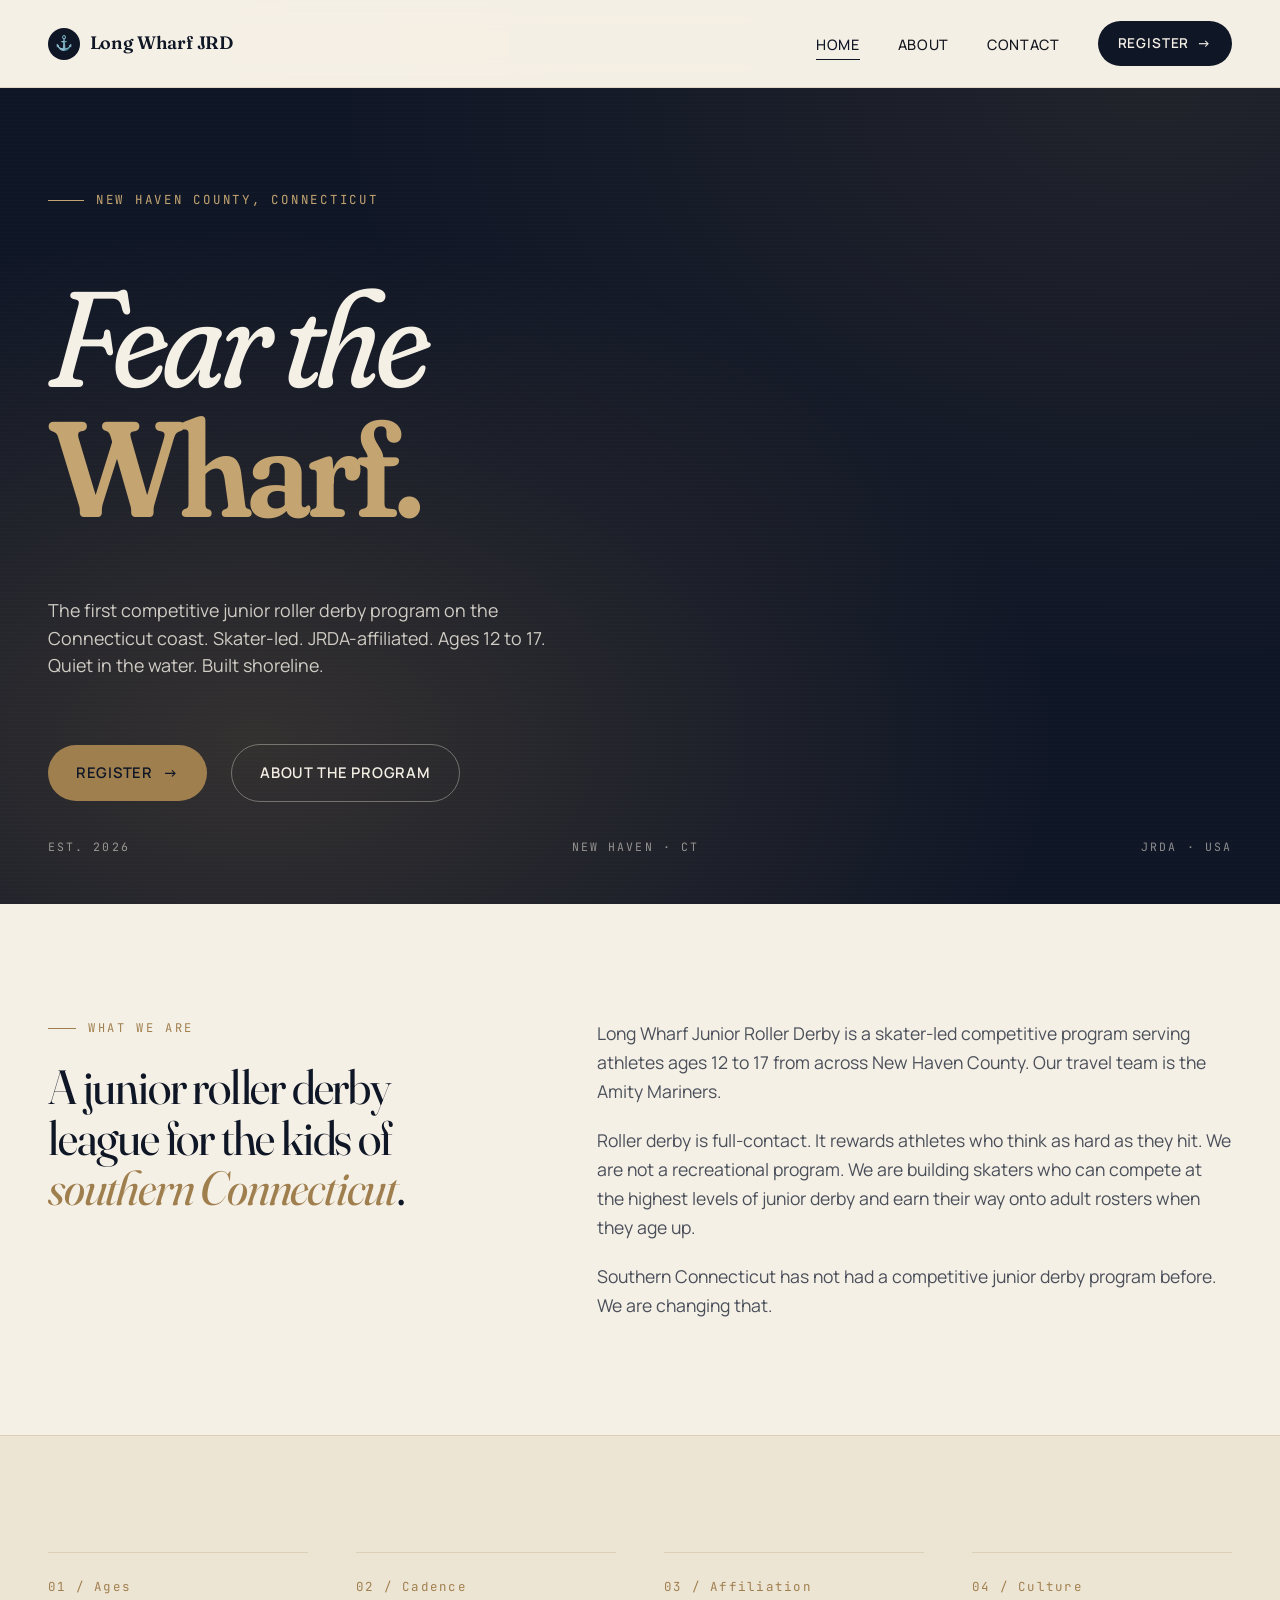
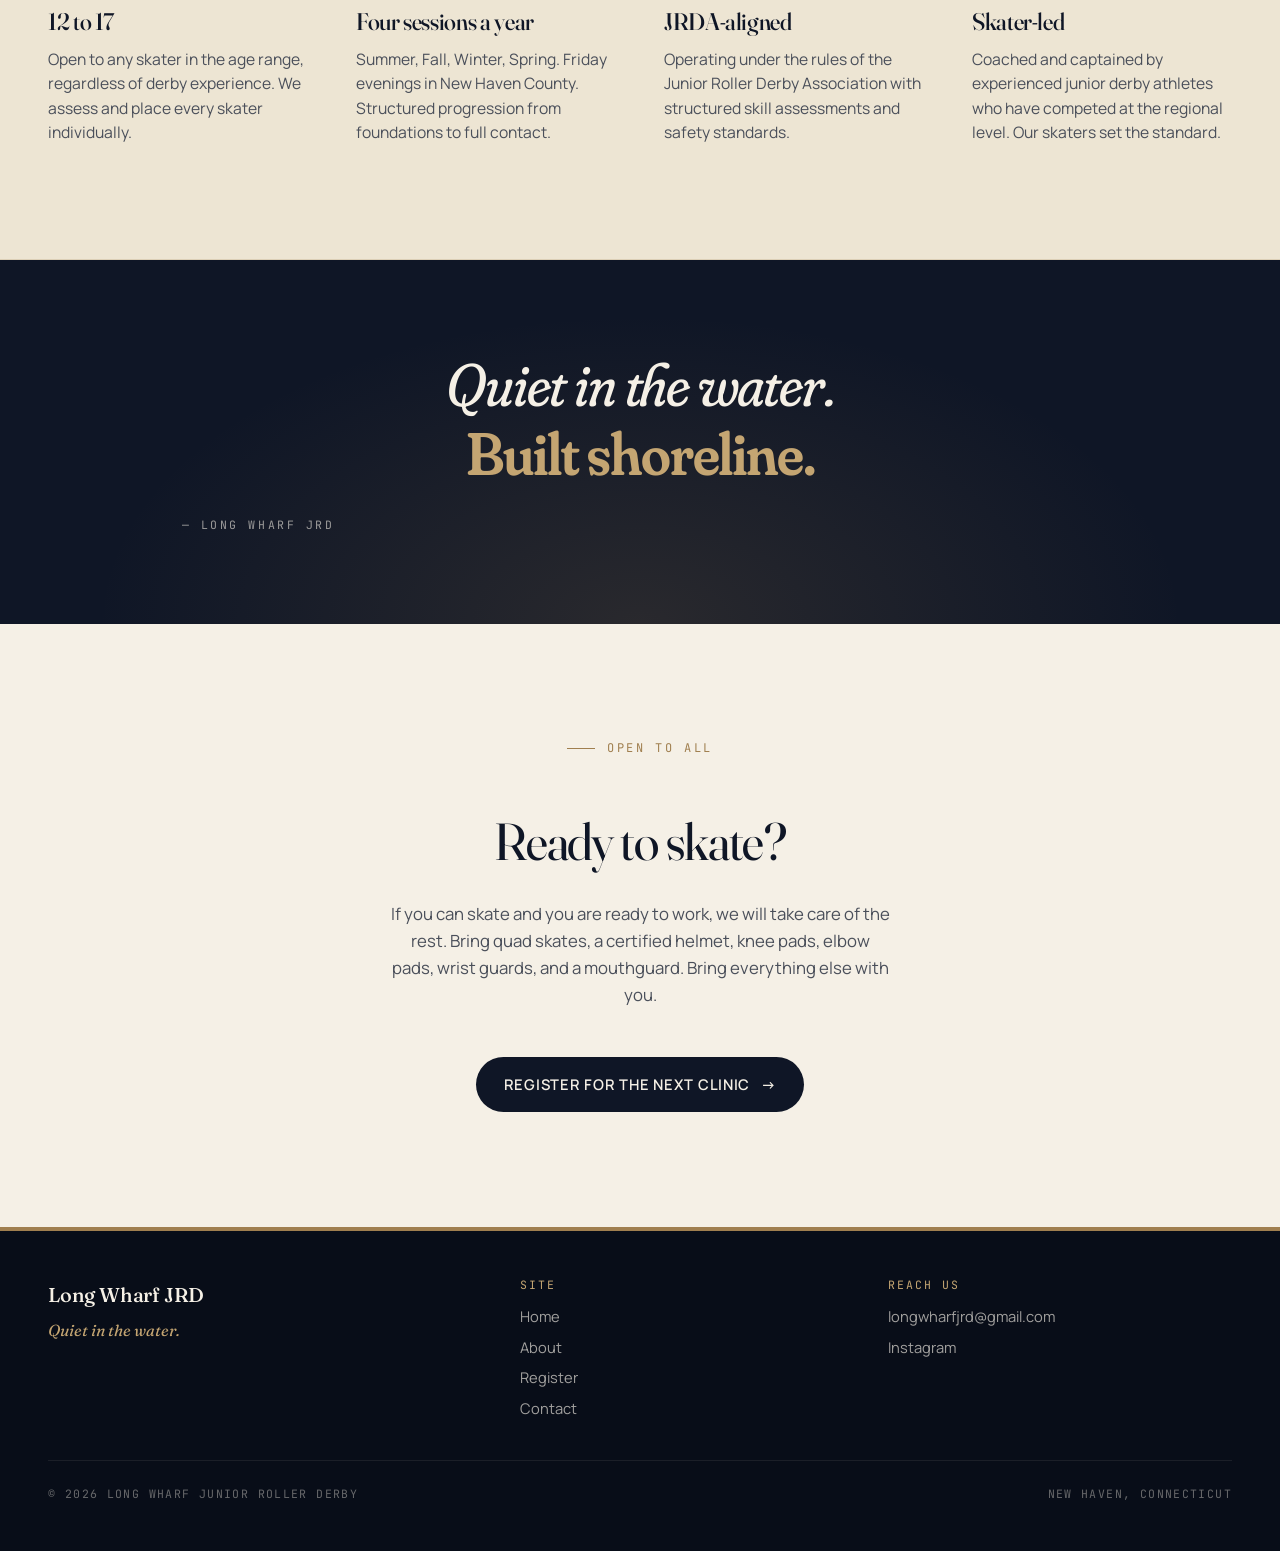
<file: index.html>
<!DOCTYPE html>
<html lang="en">
<head>
  <meta charset="UTF-8">
  <meta name="viewport" content="width=device-width, initial-scale=1.0">
  <title>Long Wharf Junior Roller Derby — New Haven County, Connecticut</title>
  <meta name="description" content="The first competitive junior roller derby program on the Connecticut coast. Skater-led, JRDA-affiliated, ages 12 to 17. Quiet in the water. Built shoreline.">

  <!-- Open Graph -->
  <meta property="og:type" content="website">
  <meta property="og:title" content="Long Wharf Junior Roller Derby">
  <meta property="og:description" content="The first competitive junior roller derby program on the Connecticut coast. Ages 12 to 17. Fear the wharf.">
  <meta property="og:image" content="assets/og-image.jpg">
  <meta property="og:url" content="https://longwharfjrd.com/">
  <meta name="twitter:card" content="summary_large_image">

  <link rel="icon" type="image/png" href="assets/favicon.png">
  <link rel="preconnect" href="https://fonts.googleapis.com">
  <link rel="preconnect" href="https://fonts.gstatic.com" crossorigin>
  <link href="https://fonts.googleapis.com/css2?family=Fraunces:ital,opsz,wght,SOFT@0,9..144,400..600,0..100;1,9..144,400..600,0..100&family=JetBrains+Mono:wght@400;500&family=Manrope:wght@400;500;600;700&display=swap" rel="stylesheet">

  <link rel="stylesheet" href="css/style.css">
</head>
<body>

  <!-- ───────── NAV ───────── -->
  <header class="nav" id="nav">
    <div class="container nav__inner">
      <a href="index.html" class="nav__brand">
        <span class="nav__brand-mark">⚓</span>
        <span>Long Wharf JRD</span>
      </a>
      <button class="nav__toggle" aria-label="Toggle menu" aria-expanded="false">
        <span></span><span></span><span></span>
      </button>
      <ul class="nav__list">
        <li><a href="index.html" class="nav__link">Home</a></li>
        <li><a href="about.html" class="nav__link">About</a></li>
        <li><a href="contact.html" class="nav__link">Contact</a></li>
        <li><a href="register.html" class="nav__cta">Register <span aria-hidden="true">→</span></a></li>
      </ul>
    </div>
  </header>

  <!-- ───────── HERO ───────── -->
  <section class="hero">
    <div class="container hero__inner">
      <div class="reveal">
        <p class="hero__eyebrow">New Haven County, Connecticut</p>
      </div>
      <h1 class="hero__slogan reveal reveal--delay-1">
        Fear the<br>
        <strong>Wharf.</strong>
      </h1>
      <div class="reveal reveal--delay-2">
        <p class="hero__sub">
          The first competitive junior roller derby program on the Connecticut coast. Skater-led. JRDA-affiliated. Ages 12 to 17. Quiet in the water. Built shoreline.
        </p>
      </div>
      <div class="hero__actions reveal reveal--delay-3">
        <a href="register.html" class="btn btn--primary">
          Register
          <span class="btn__arrow" aria-hidden="true">→</span>
        </a>
        <a href="about.html" class="btn btn--ghost">
          About the program
        </a>
      </div>
    </div>
    <div class="hero__meta">
      <span>EST. 2026</span>
      <span>NEW HAVEN · CT</span>
      <span>JRDA · USA</span>
    </div>
  </section>

  <!-- ───────── INTRO ───────── -->
  <section class="section intro">
    <div class="container">
      <div class="intro__grid">
        <div class="reveal">
          <p class="section-eyebrow">What we are</p>
          <h2 class="intro__heading">A junior roller derby league for the kids of <em>southern Connecticut</em>.</h2>
        </div>
        <div class="intro__body reveal reveal--delay-1">
          <p>Long Wharf Junior Roller Derby is a skater-led competitive program serving athletes ages 12 to 17 from across New Haven County. Our travel team is the Amity Mariners.</p>
          <p>Roller derby is full-contact. It rewards athletes who think as hard as they hit. We are not a recreational program. We are building skaters who can compete at the highest levels of junior derby and earn their way onto adult rosters when they age up.</p>
          <p>Southern Connecticut has not had a competitive junior derby program before. We are changing that.</p>
        </div>
      </div>
    </div>
  </section>

  <!-- ───────── PILLARS ───────── -->
  <section class="section pillars">
    <div class="container">
      <div class="pillars__grid">
        <div class="pillar reveal">
          <span class="pillar__num">01 / Ages</span>
          <h3 class="pillar__title">12 to 17</h3>
          <p class="pillar__body">Open to any skater in the age range, regardless of derby experience. We assess and place every skater individually.</p>
        </div>
        <div class="pillar reveal reveal--delay-1">
          <span class="pillar__num">02 / Cadence</span>
          <h3 class="pillar__title">Four sessions a year</h3>
          <p class="pillar__body">Summer, Fall, Winter, Spring. Friday evenings in New Haven County. Structured progression from foundations to full contact.</p>
        </div>
        <div class="pillar reveal reveal--delay-2">
          <span class="pillar__num">03 / Affiliation</span>
          <h3 class="pillar__title">JRDA-aligned</h3>
          <p class="pillar__body">Operating under the rules of the Junior Roller Derby Association with structured skill assessments and safety standards.</p>
        </div>
        <div class="pillar reveal reveal--delay-3">
          <span class="pillar__num">04 / Culture</span>
          <h3 class="pillar__title">Skater-led</h3>
          <p class="pillar__body">Coached and captained by experienced junior derby athletes who have competed at the regional level. Our skaters set the standard.</p>
        </div>
      </div>
    </div>
  </section>

  <!-- ───────── BANNER ───────── -->
  <section class="banner">
    <div class="container banner__inner">
      <p class="banner__quote reveal">
        <em>Quiet in the water.</em><br>
        <strong>Built shoreline.</strong>
      </p>
      <p class="banner__cite reveal reveal--delay-1">— Long Wharf JRD</p>
    </div>
  </section>

  <!-- ───────── CTA ───────── -->
  <section class="section cta">
    <div class="container-narrow">
      <div class="cta__inner">
        <p class="section-eyebrow">Open to all</p>
        <h2 class="cta__title reveal">Ready to skate?</h2>
        <p class="cta__body reveal reveal--delay-1">If you can skate and you are ready to work, we will take care of the rest. Bring quad skates, a certified helmet, knee pads, elbow pads, wrist guards, and a mouthguard. Bring everything else with you.</p>
        <div class="cta__actions reveal reveal--delay-2">
          <a href="register.html" class="btn btn--dark">
            Register for the next clinic
            <span class="btn__arrow" aria-hidden="true">→</span>
          </a>
        </div>
      </div>
    </div>
  </section>

  <!-- ───────── FOOTER ───────── -->
  <footer class="footer">
    <div class="container">
      <div class="footer__inner">
        <div>
          <p class="footer__brand">Long Wharf JRD</p>
          <p class="footer__tagline">Quiet in the water.</p>
        </div>
        <div>
          <h5>Site</h5>
          <ul>
            <li><a href="index.html">Home</a></li>
            <li><a href="about.html">About</a></li>
            <li><a href="register.html">Register</a></li>
            <li><a href="contact.html">Contact</a></li>
          </ul>
        </div>
        <div>
          <h5>Reach us</h5>
          <ul>
            <li><a href="mailto:longwharfjrd@gmail.com">longwharfjrd@gmail.com</a></li>
            <li><a href="https://instagram.com/longwharfjrd" target="_blank" rel="noopener">Instagram</a></li>
          </ul>
        </div>
      </div>
      <div class="footer__bottom">
        <span>© <span data-year>2026</span> Long Wharf Junior Roller Derby</span>
        <span>New Haven, Connecticut</span>
      </div>
    </div>
  </footer>

  <script src="js/main.js"></script>
</body>
</html>
</file>
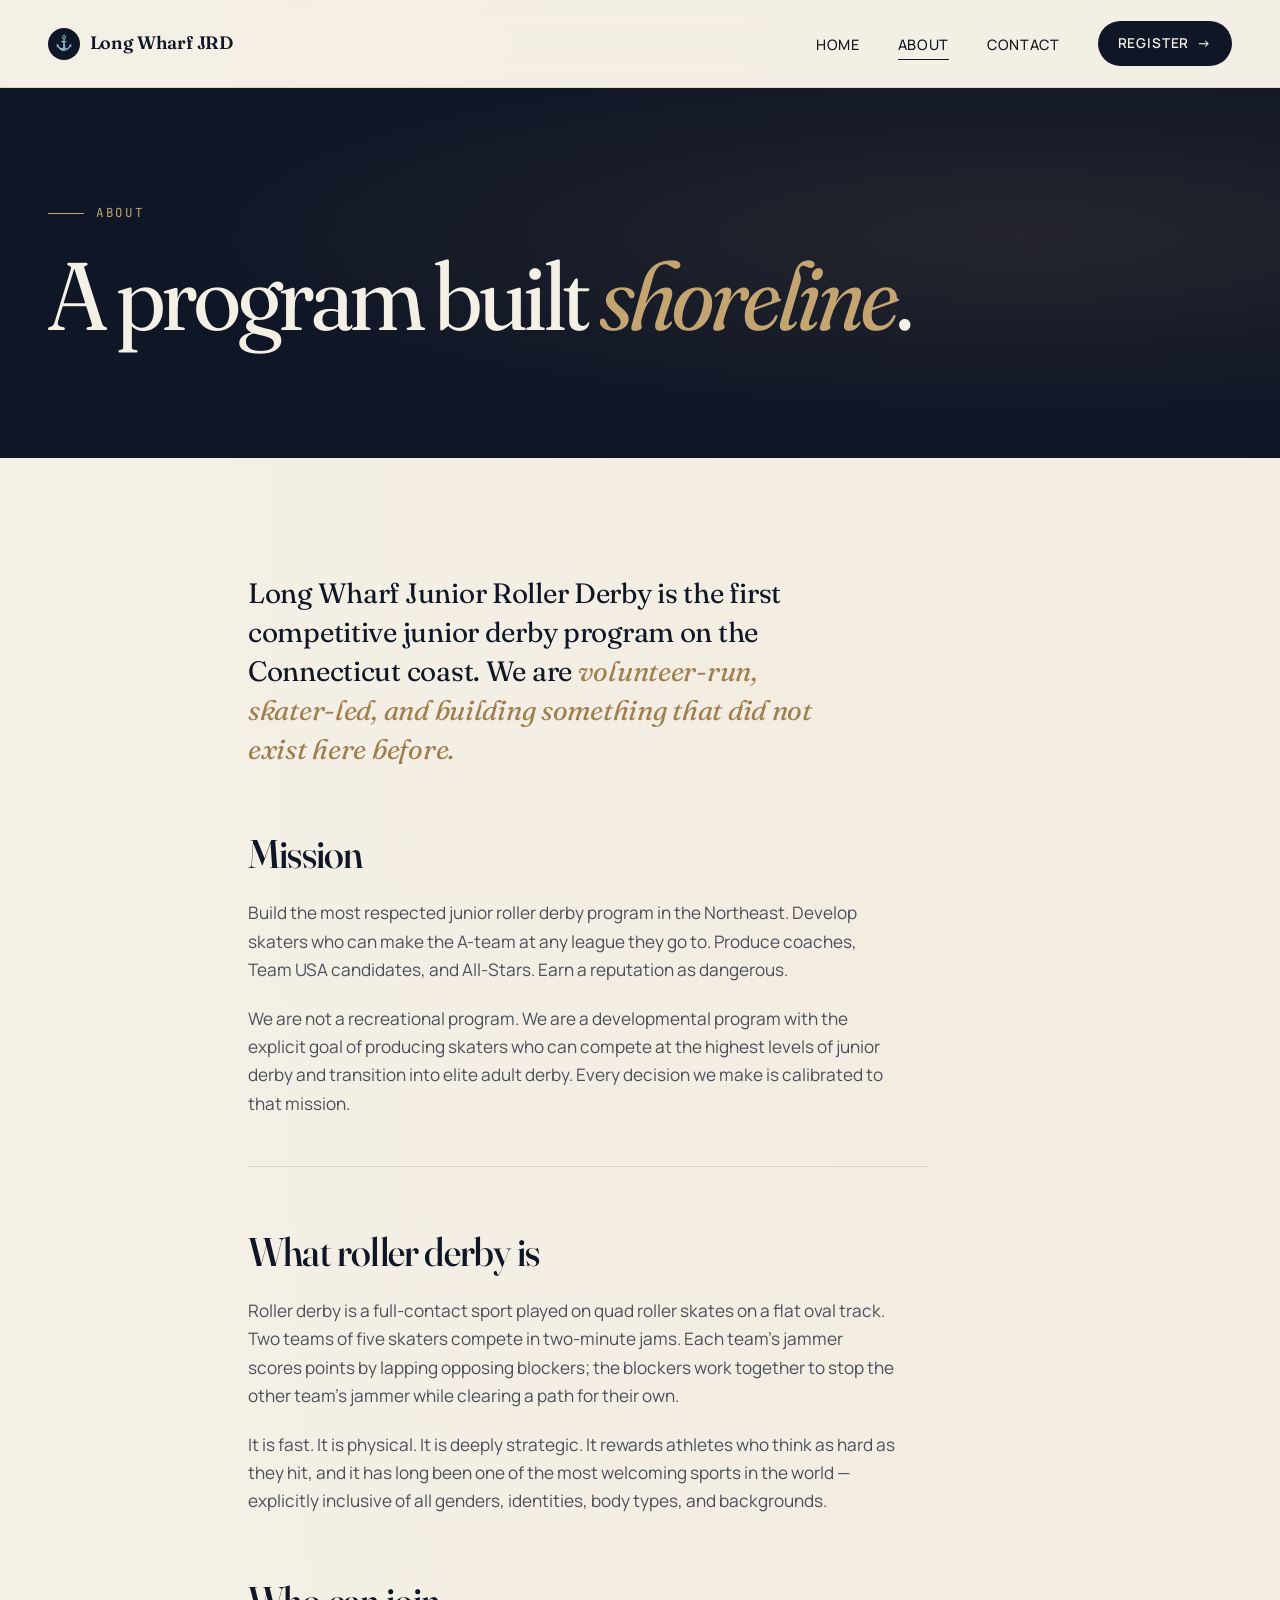
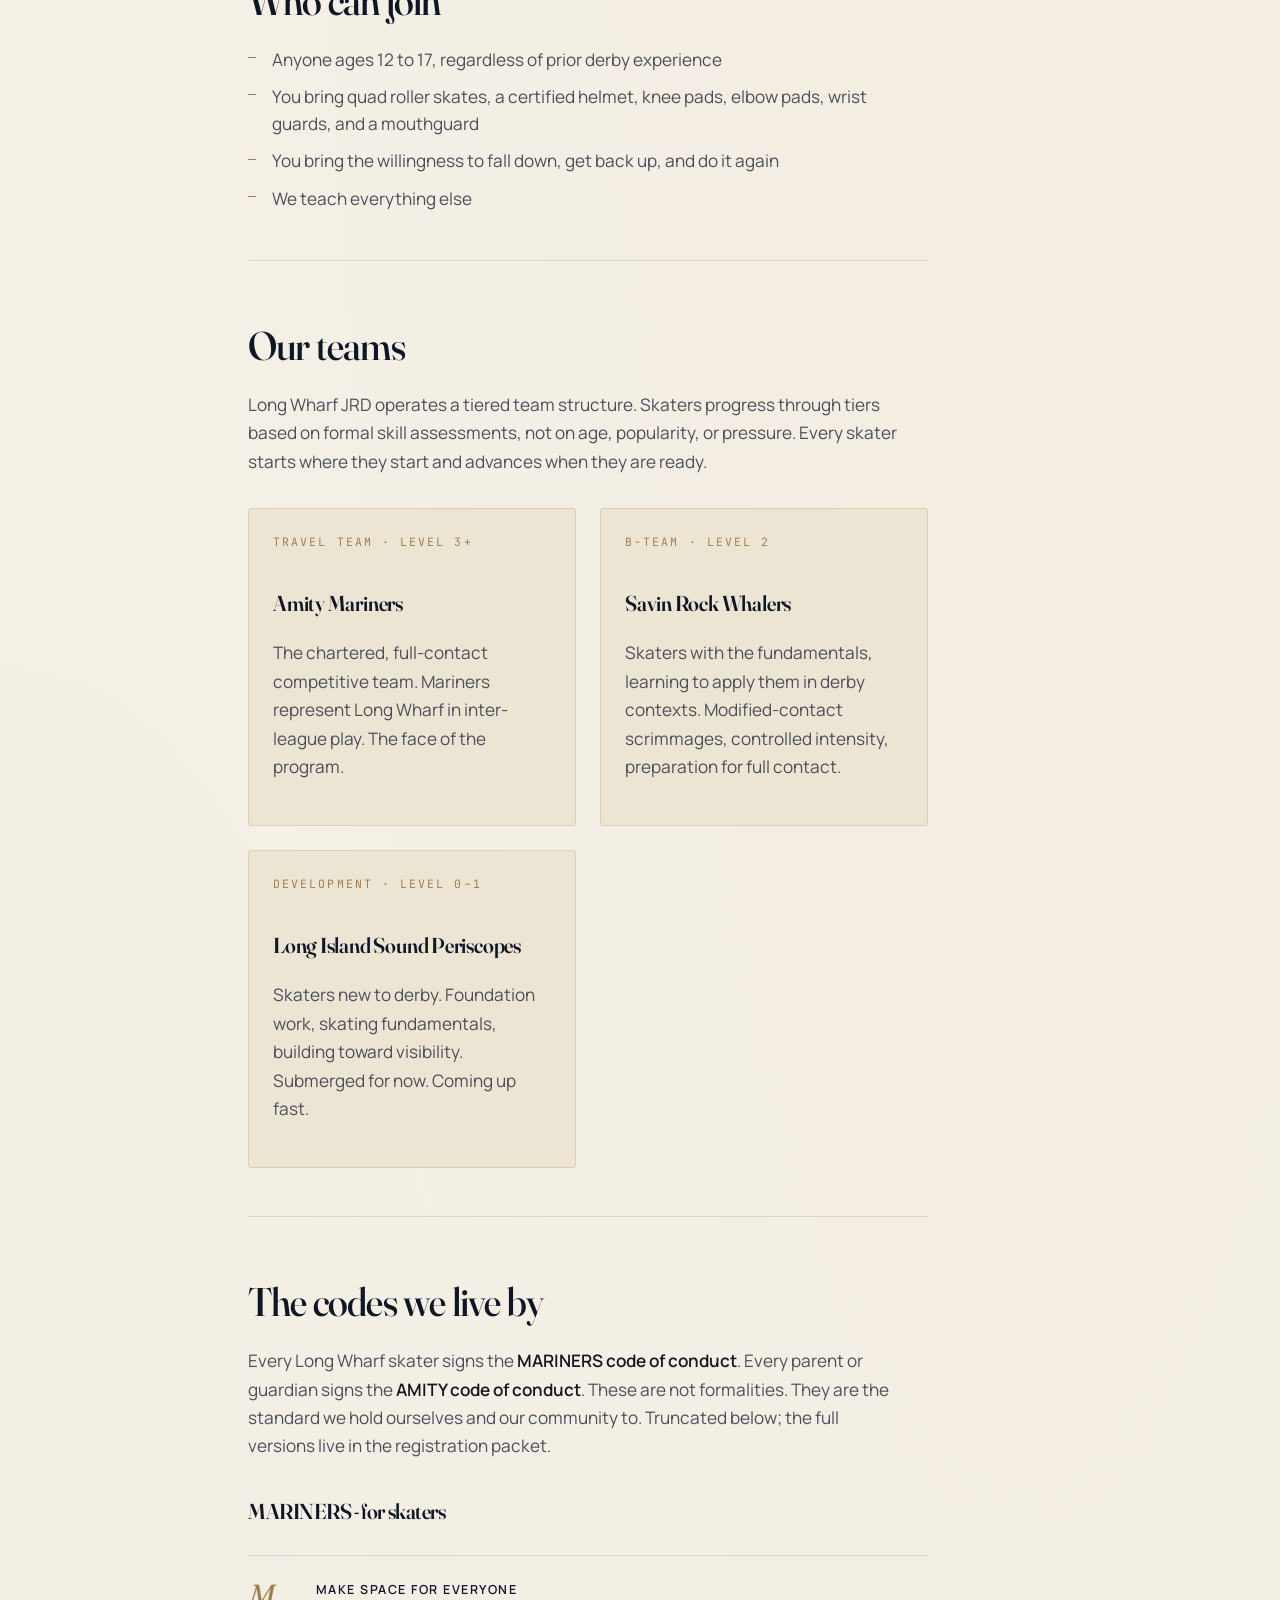
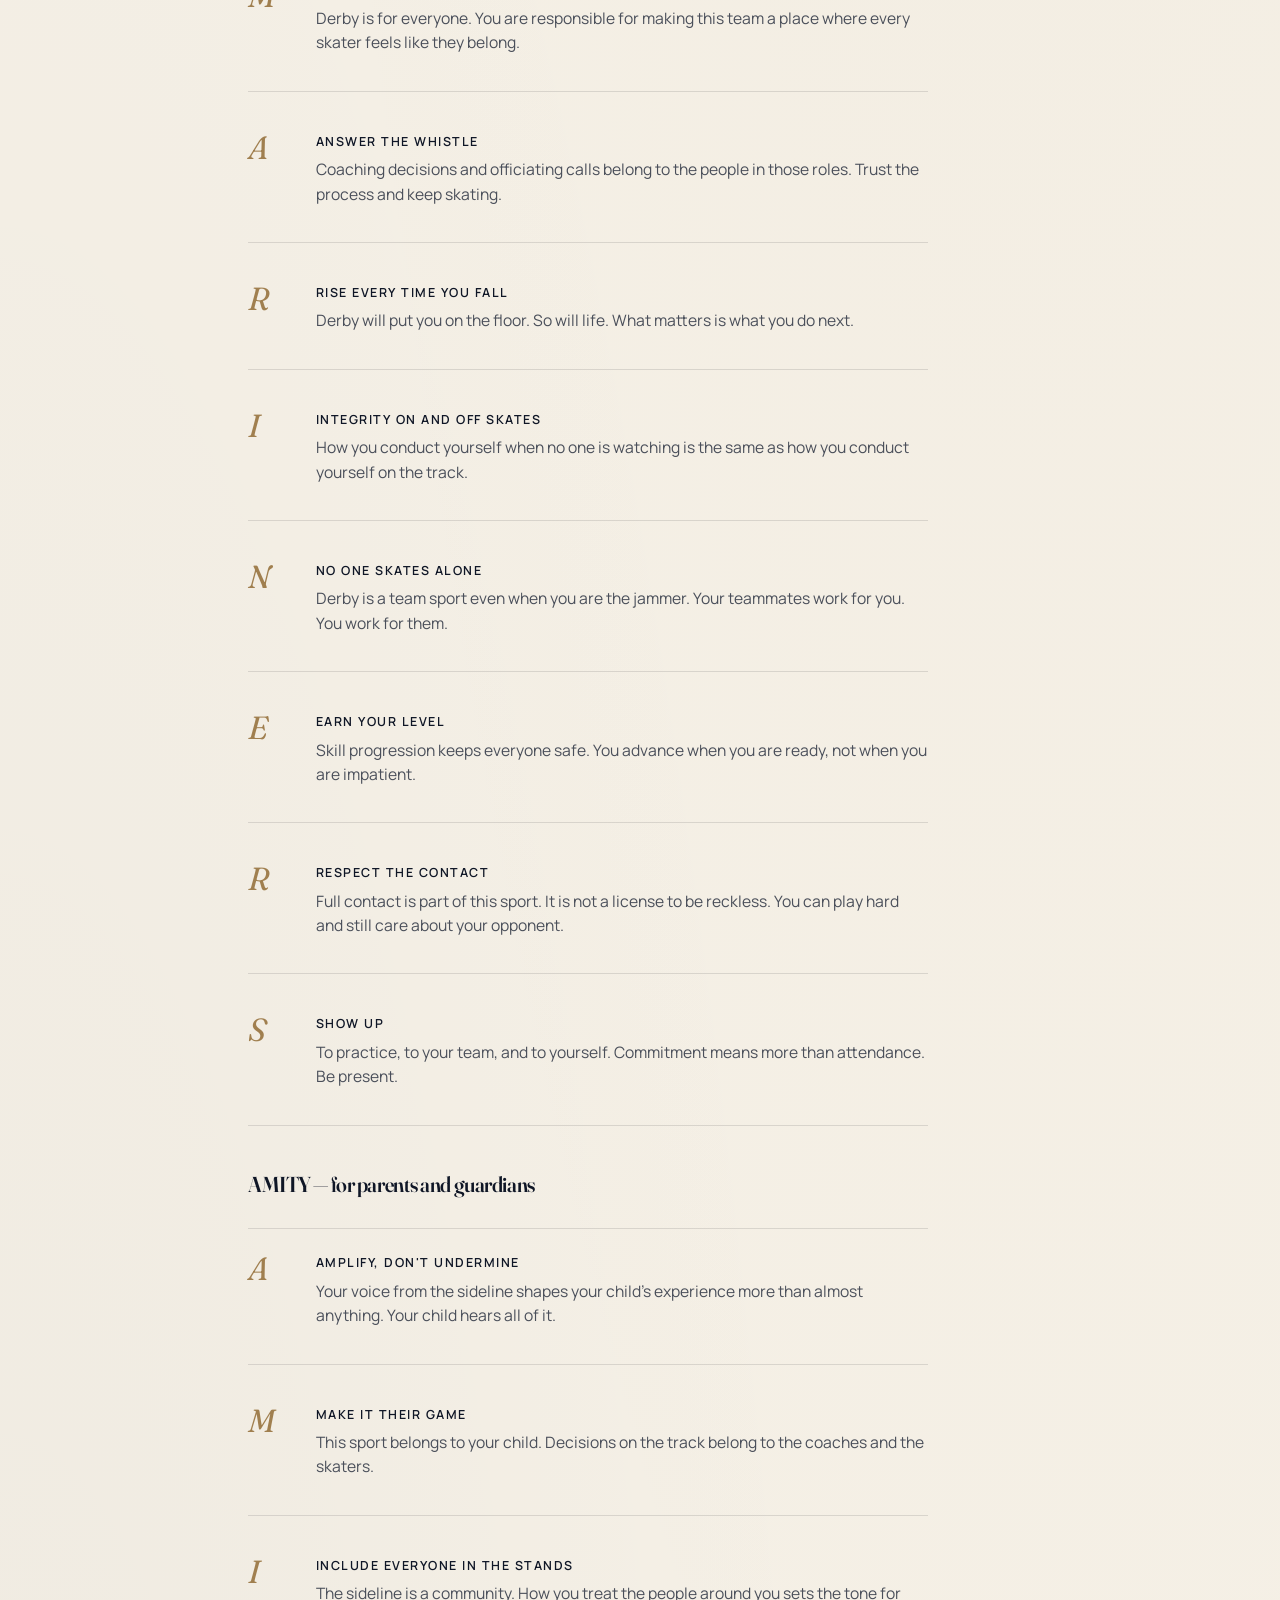
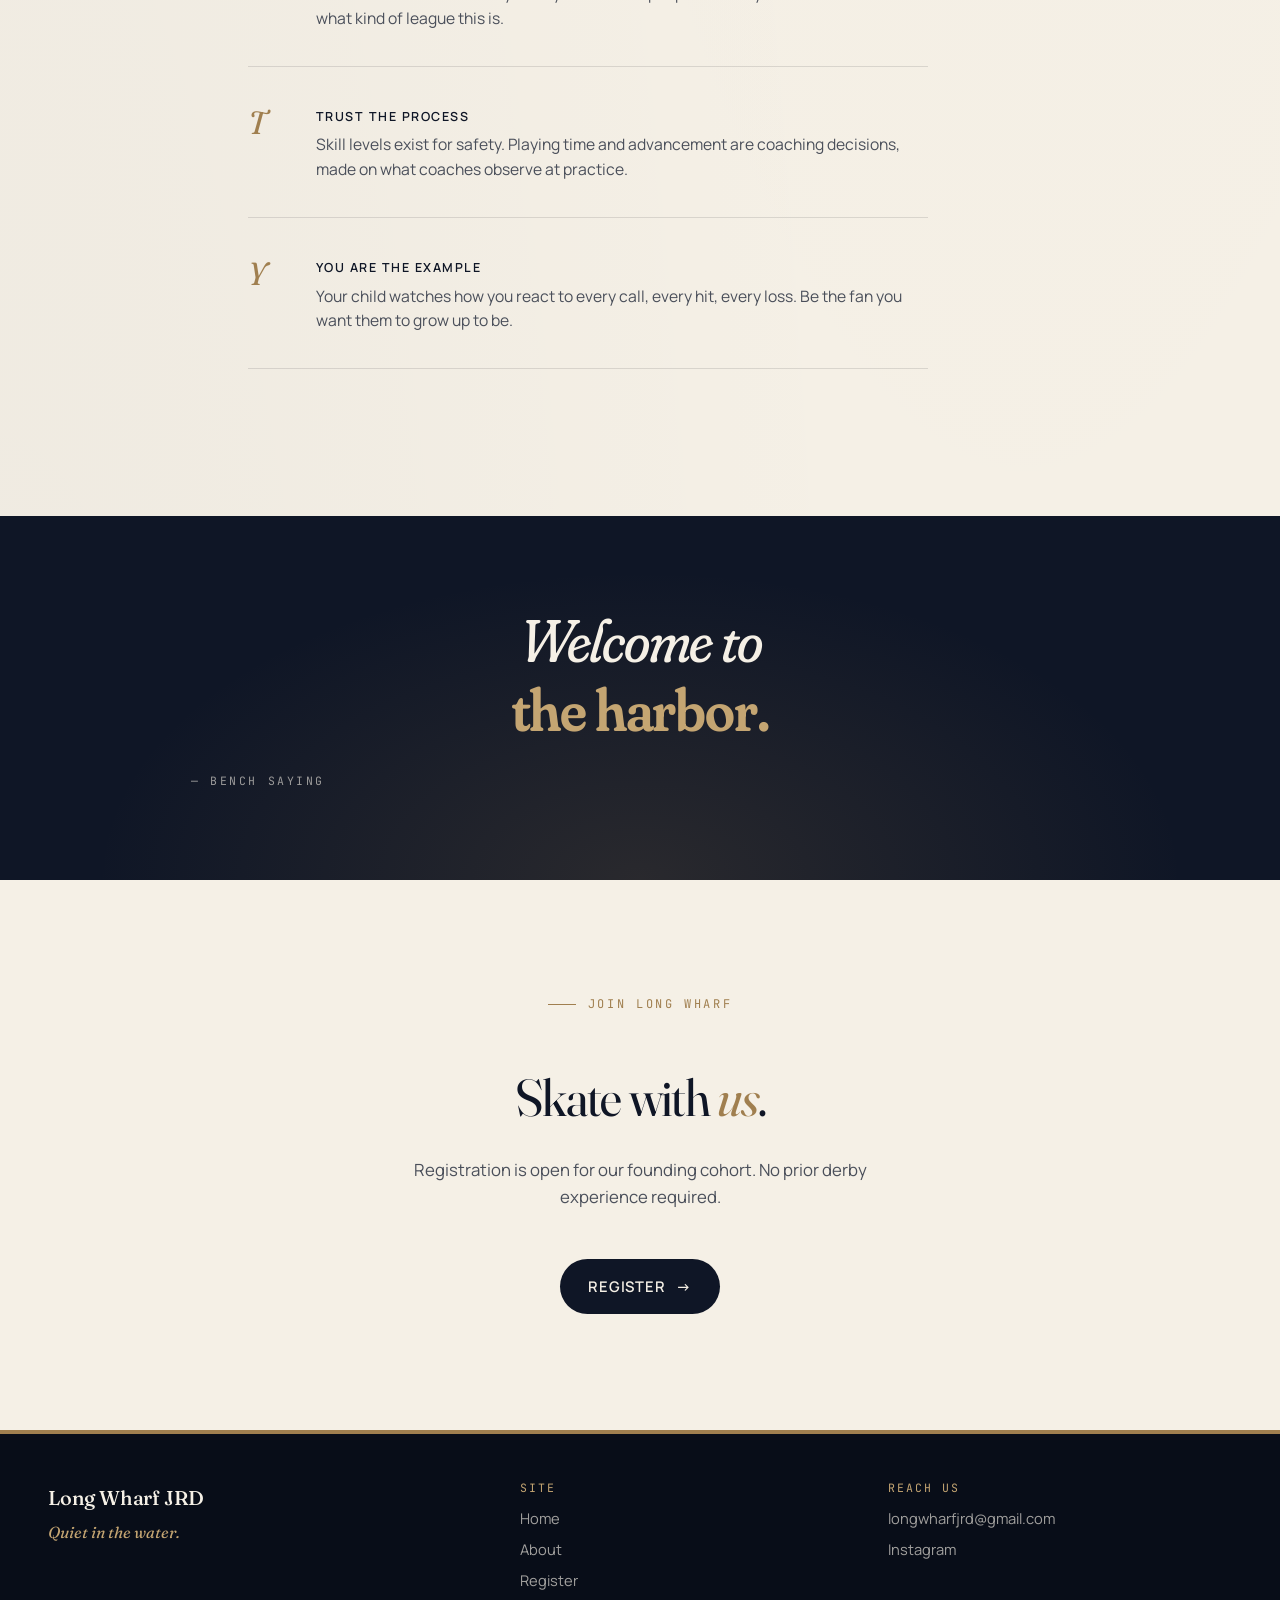
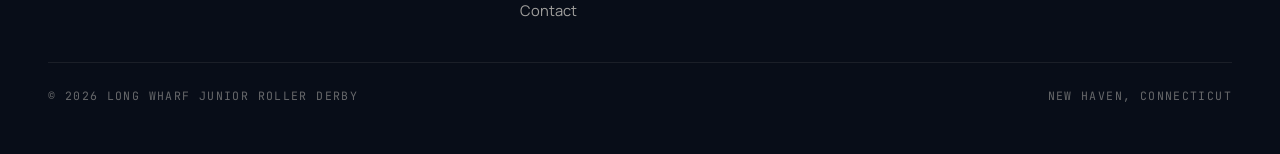
<file: about.html>
<!DOCTYPE html>
<html lang="en">
<head>
  <meta charset="UTF-8">
  <meta name="viewport" content="width=device-width, initial-scale=1.0">
  <title>About — Long Wharf Junior Roller Derby</title>
  <meta name="description" content="Long Wharf JRD is a competitive junior roller derby program serving New Haven County, Connecticut. Mission, teams, and the codes we live by.">

  <meta property="og:type" content="website">
  <meta property="og:title" content="About Long Wharf JRD">
  <meta property="og:description" content="Mission, teams, and the codes that define Long Wharf Junior Roller Derby.">
  <meta property="og:image" content="assets/og-image.jpg">
  <meta property="og:url" content="https://longwharfjrd.com/about.html">
  <meta name="twitter:card" content="summary_large_image">

  <link rel="icon" type="image/png" href="assets/favicon.png">
  <link rel="preconnect" href="https://fonts.googleapis.com">
  <link rel="preconnect" href="https://fonts.gstatic.com" crossorigin>
  <link href="https://fonts.googleapis.com/css2?family=Fraunces:ital,opsz,wght,SOFT@0,9..144,400..600,0..100;1,9..144,400..600,0..100&family=JetBrains+Mono:wght@400;500&family=Manrope:wght@400;500;600;700&display=swap" rel="stylesheet">
  <link rel="stylesheet" href="css/style.css">
</head>
<body>

  <header class="nav" id="nav">
    <div class="container nav__inner">
      <a href="index.html" class="nav__brand">
        <span class="nav__brand-mark">⚓</span>
        <span>Long Wharf JRD</span>
      </a>
      <button class="nav__toggle" aria-label="Toggle menu" aria-expanded="false">
        <span></span><span></span><span></span>
      </button>
      <ul class="nav__list">
        <li><a href="index.html" class="nav__link">Home</a></li>
        <li><a href="about.html" class="nav__link">About</a></li>
        <li><a href="contact.html" class="nav__link">Contact</a></li>
        <li><a href="register.html" class="nav__cta">Register <span aria-hidden="true">→</span></a></li>
      </ul>
    </div>
  </header>

  <!-- ───────── PAGE HEADER ───────── -->
  <section class="page-header">
    <div class="container page-header__inner">
      <p class="page-header__eyebrow reveal">About</p>
      <h1 class="page-header__title reveal reveal--delay-1">A program built <em>shoreline</em>.</h1>
    </div>
  </section>

  <!-- ───────── PROSE ───────── -->
  <section class="section">
    <div class="container-narrow">
      <article class="prose">

        <p class="lede">Long Wharf Junior Roller Derby is the first competitive junior derby program on the Connecticut coast. We are <em>volunteer-run, skater-led, and building something that did not exist here before.</em></p>

        <h2>Mission</h2>
        <p>Build the most respected junior roller derby program in the Northeast. Develop skaters who can make the A-team at any league they go to. Produce coaches, Team USA candidates, and All-Stars. Earn a reputation as dangerous.</p>
        <p>We are not a recreational program. We are a developmental program with the explicit goal of producing skaters who can compete at the highest levels of junior derby and transition into elite adult derby. Every decision we make is calibrated to that mission.</p>

        <hr class="divider">

        <h2>What roller derby is</h2>
        <p>Roller derby is a full-contact sport played on quad roller skates on a flat oval track. Two teams of five skaters compete in two-minute jams. Each team's jammer scores points by lapping opposing blockers; the blockers work together to stop the other team's jammer while clearing a path for their own.</p>
        <p>It is fast. It is physical. It is deeply strategic. It rewards athletes who think as hard as they hit, and it has long been one of the most welcoming sports in the world — explicitly inclusive of all genders, identities, body types, and backgrounds.</p>

        <h2>Who can join</h2>
        <ul>
          <li>Anyone ages 12 to 17, regardless of prior derby experience</li>
          <li>You bring quad roller skates, a certified helmet, knee pads, elbow pads, wrist guards, and a mouthguard</li>
          <li>You bring the willingness to fall down, get back up, and do it again</li>
          <li>We teach everything else</li>
        </ul>

        <hr class="divider">

        <h2>Our teams</h2>
        <p>Long Wharf JRD operates a tiered team structure. Skaters progress through tiers based on formal skill assessments, not on age, popularity, or pressure. Every skater starts where they start and advances when they are ready.</p>

        <div class="teams">
          <div class="team">
            <span class="team__tier">Travel team · Level 3+</span>
            <h3 class="team__name">Amity Mariners</h3>
            <p class="team__desc">The chartered, full-contact competitive team. Mariners represent Long Wharf in inter-league play. The face of the program.</p>
          </div>
          <div class="team">
            <span class="team__tier">B-team · Level 2</span>
            <h3 class="team__name">Savin Rock Whalers</h3>
            <p class="team__desc">Skaters with the fundamentals, learning to apply them in derby contexts. Modified-contact scrimmages, controlled intensity, preparation for full contact.</p>
          </div>
          <div class="team">
            <span class="team__tier">Development · Level 0–1</span>
            <h3 class="team__name">Long Island Sound Periscopes</h3>
            <p class="team__desc">Skaters new to derby. Foundation work, skating fundamentals, building toward visibility. Submerged for now. Coming up fast.</p>
          </div>
        </div>

        <hr class="divider">

        <h2>The codes we live by</h2>
        <p>Every Long Wharf skater signs the <strong>MARINERS code of conduct</strong>. Every parent or guardian signs the <strong>AMITY code of conduct</strong>. These are not formalities. They are the standard we hold ourselves and our community to. Truncated below; the full versions live in the registration packet.</p>

        <h3 style="margin-top: 2.5rem;">MARINERS - for skaters</h3>
        <div class="code-strip">
          <div class="code-strip__item">
            <span class="code-strip__letter">M</span>
            <div class="code-strip__text"><strong>Make Space for Everyone</strong><p>Derby is for everyone. You are responsible for making this team a place where every skater feels like they belong.</p></div>
          </div>
          <div class="code-strip__item">
            <span class="code-strip__letter">A</span>
            <div class="code-strip__text"><strong>Answer the Whistle</strong><p>Coaching decisions and officiating calls belong to the people in those roles. Trust the process and keep skating.</p></div>
          </div>
          <div class="code-strip__item">
            <span class="code-strip__letter">R</span>
            <div class="code-strip__text"><strong>Rise Every Time You Fall</strong><p>Derby will put you on the floor. So will life. What matters is what you do next.</p></div>
          </div>
          <div class="code-strip__item">
            <span class="code-strip__letter">I</span>
            <div class="code-strip__text"><strong>Integrity On and Off Skates</strong><p>How you conduct yourself when no one is watching is the same as how you conduct yourself on the track.</p></div>
          </div>
          <div class="code-strip__item">
            <span class="code-strip__letter">N</span>
            <div class="code-strip__text"><strong>No One Skates Alone</strong><p>Derby is a team sport even when you are the jammer. Your teammates work for you. You work for them.</p></div>
          </div>
          <div class="code-strip__item">
            <span class="code-strip__letter">E</span>
            <div class="code-strip__text"><strong>Earn Your Level</strong><p>Skill progression keeps everyone safe. You advance when you are ready, not when you are impatient.</p></div>
          </div>
          <div class="code-strip__item">
            <span class="code-strip__letter">R</span>
            <div class="code-strip__text"><strong>Respect the Contact</strong><p>Full contact is part of this sport. It is not a license to be reckless. You can play hard and still care about your opponent.</p></div>
          </div>
          <div class="code-strip__item">
            <span class="code-strip__letter">S</span>
            <div class="code-strip__text"><strong>Show Up</strong><p>To practice, to your team, and to yourself. Commitment means more than attendance. Be present.</p></div>
          </div>
        </div>

        <h3 style="margin-top: 3rem;">AMITY — for parents and guardians</h3>
        <div class="code-strip">
          <div class="code-strip__item">
            <span class="code-strip__letter">A</span>
            <div class="code-strip__text"><strong>Amplify, Don't Undermine</strong><p>Your voice from the sideline shapes your child's experience more than almost anything. Your child hears all of it.</p></div>
          </div>
          <div class="code-strip__item">
            <span class="code-strip__letter">M</span>
            <div class="code-strip__text"><strong>Make It Their Game</strong><p>This sport belongs to your child. Decisions on the track belong to the coaches and the skaters.</p></div>
          </div>
          <div class="code-strip__item">
            <span class="code-strip__letter">I</span>
            <div class="code-strip__text"><strong>Include Everyone in the Stands</strong><p>The sideline is a community. How you treat the people around you sets the tone for what kind of league this is.</p></div>
          </div>
          <div class="code-strip__item">
            <span class="code-strip__letter">T</span>
            <div class="code-strip__text"><strong>Trust the Process</strong><p>Skill levels exist for safety. Playing time and advancement are coaching decisions, made on what coaches observe at practice.</p></div>
          </div>
          <div class="code-strip__item">
            <span class="code-strip__letter">Y</span>
            <div class="code-strip__text"><strong>You Are the Example</strong><p>Your child watches how you react to every call, every hit, every loss. Be the fan you want them to grow up to be.</p></div>
          </div>
        </div>

      </article>
    </div>
  </section>

  <!-- ───────── BANNER ───────── -->
  <section class="banner">
    <div class="container banner__inner">
      <p class="banner__quote reveal">
        <em>Welcome to</em><br>
        <strong>the harbor.</strong>
      </p>
      <p class="banner__cite reveal reveal--delay-1">— bench saying</p>
    </div>
  </section>

  <!-- ───────── CTA ───────── -->
  <section class="section cta">
    <div class="container-narrow">
      <div class="cta__inner">
        <p class="section-eyebrow">Join Long Wharf</p>
        <h2 class="cta__title reveal">Skate with <em>us</em>.</h2>
        <p class="cta__body reveal reveal--delay-1">Registration is open for our founding cohort. No prior derby experience required.</p>
        <div class="cta__actions reveal reveal--delay-2">
          <a href="register.html" class="btn btn--dark">
            Register
            <span class="btn__arrow" aria-hidden="true">→</span>
          </a>
        </div>
      </div>
    </div>
  </section>

  <!-- ───────── FOOTER ───────── -->
  <footer class="footer">
    <div class="container">
      <div class="footer__inner">
        <div>
          <p class="footer__brand">Long Wharf JRD</p>
          <p class="footer__tagline">Quiet in the water.</p>
        </div>
        <div>
          <h5>Site</h5>
          <ul>
            <li><a href="index.html">Home</a></li>
            <li><a href="about.html">About</a></li>
            <li><a href="register.html">Register</a></li>
            <li><a href="contact.html">Contact</a></li>
          </ul>
        </div>
        <div>
          <h5>Reach us</h5>
          <ul>
            <li><a href="mailto:longwharfjrd@gmail.com">longwharfjrd@gmail.com</a></li>
            <li><a href="https://instagram.com/longwharfjrd" target="_blank" rel="noopener">Instagram</a></li>
          </ul>
        </div>
      </div>
      <div class="footer__bottom">
        <span>© <span data-year>2026</span> Long Wharf Junior Roller Derby</span>
        <span>New Haven, Connecticut</span>
      </div>
    </div>
  </footer>

  <script src="js/main.js"></script>
</body>
</html>
</file>
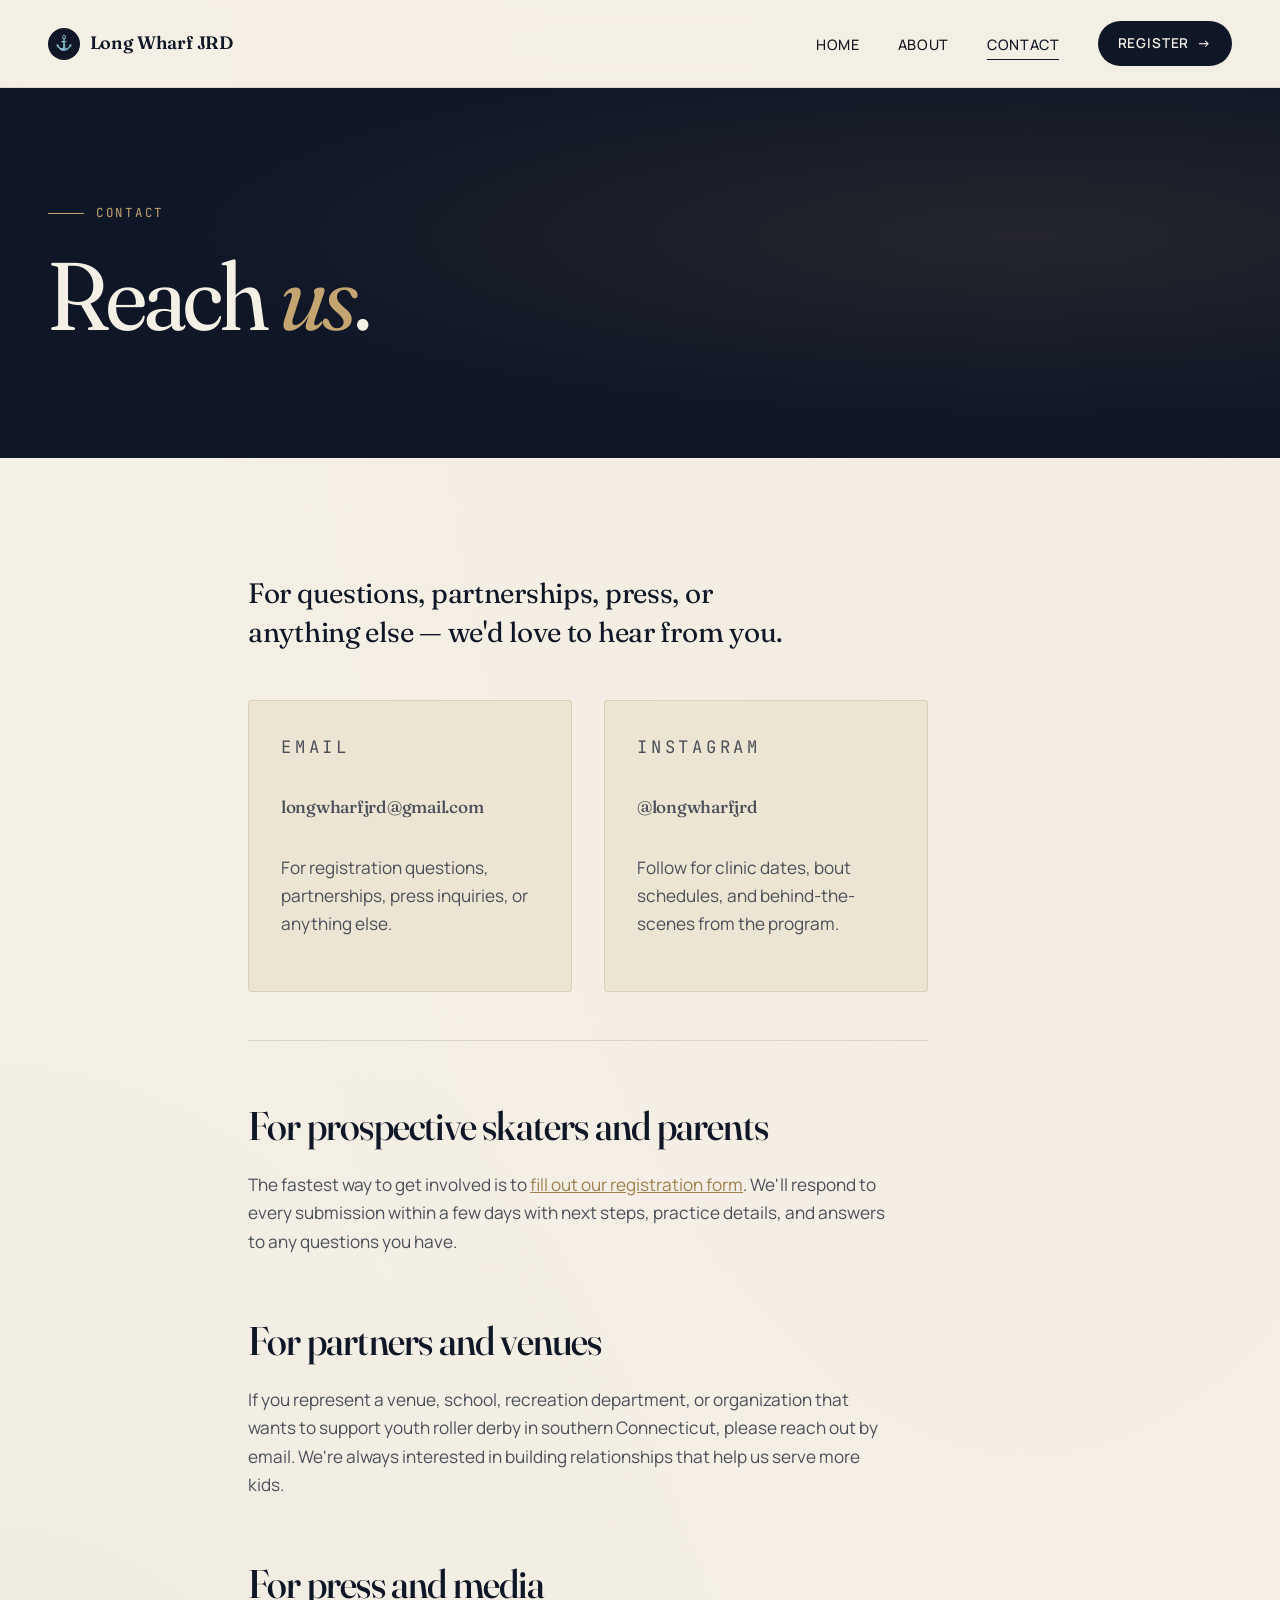
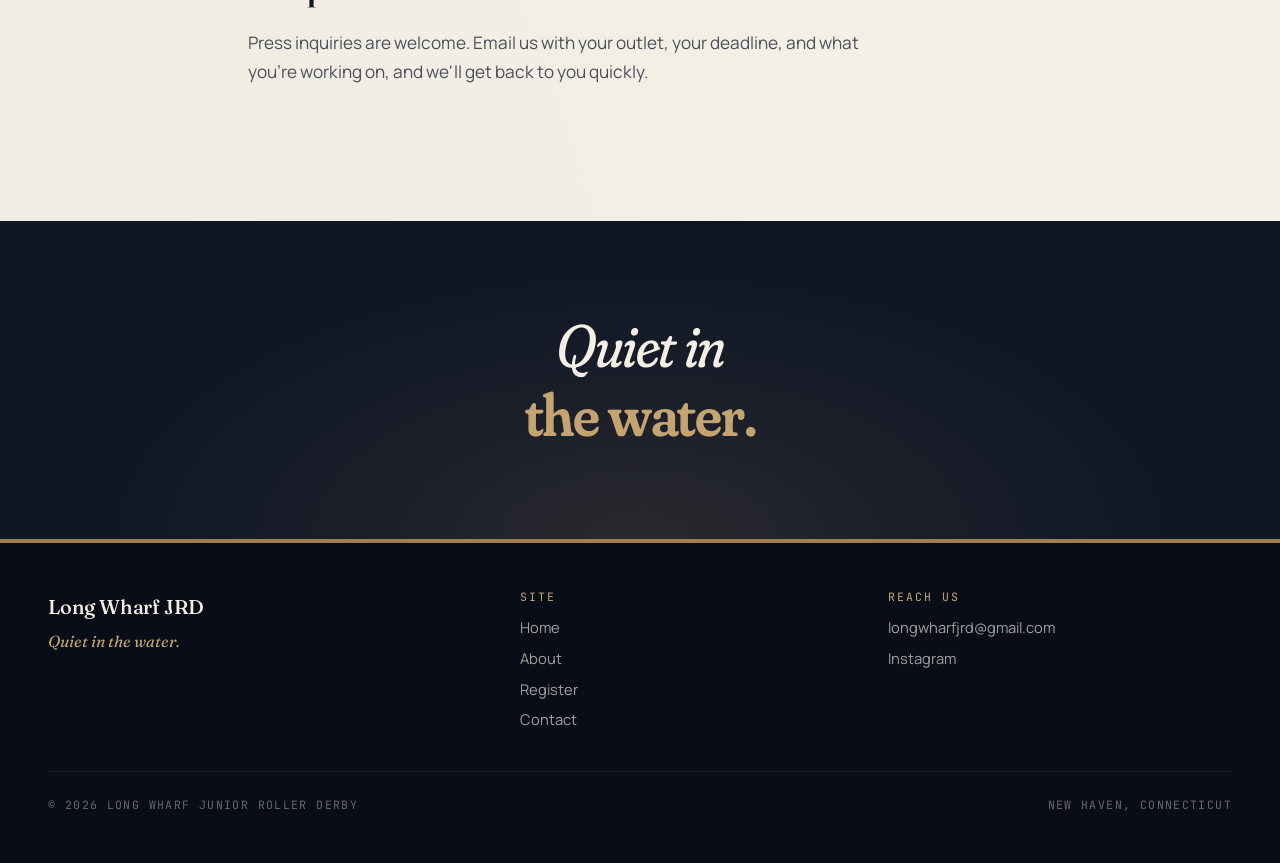
<file: contact.html>
<!DOCTYPE html>
<html lang="en">
<head>
  <meta charset="UTF-8">
  <meta name="viewport" content="width=device-width, initial-scale=1.0">
  <title>Contact — Long Wharf Junior Roller Derby</title>
  <meta name="description" content="Get in touch with Long Wharf Junior Roller Derby. New Haven County, Connecticut.">

  <meta property="og:type" content="website">
  <meta property="og:title" content="Contact Long Wharf JRD">
  <meta property="og:description" content="Email and Instagram for the first competitive junior roller derby program on the Connecticut coast.">
  <meta property="og:image" content="assets/og-image.jpg">
  <meta property="og:url" content="https://longwharfjrd.com/contact.html">
  <meta name="twitter:card" content="summary_large_image">

  <link rel="icon" type="image/png" href="assets/favicon.png">
  <link rel="preconnect" href="https://fonts.googleapis.com">
  <link rel="preconnect" href="https://fonts.gstatic.com" crossorigin>
  <link href="https://fonts.googleapis.com/css2?family=Fraunces:ital,opsz,wght,SOFT@0,9..144,400..600,0..100;1,9..144,400..600,0..100&family=JetBrains+Mono:wght@400;500&family=Manrope:wght@400;500;600;700&display=swap" rel="stylesheet">
  <link rel="stylesheet" href="css/style.css">
</head>
<body>

  <header class="nav" id="nav">
    <div class="container nav__inner">
      <a href="index.html" class="nav__brand">
        <span class="nav__brand-mark">⚓</span>
        <span>Long Wharf JRD</span>
      </a>
      <button class="nav__toggle" aria-label="Toggle menu" aria-expanded="false">
        <span></span><span></span><span></span>
      </button>
      <ul class="nav__list">
        <li><a href="index.html" class="nav__link">Home</a></li>
        <li><a href="about.html" class="nav__link">About</a></li>
        <li><a href="contact.html" class="nav__link">Contact</a></li>
        <li><a href="register.html" class="nav__cta">Register <span aria-hidden="true">→</span></a></li>
      </ul>
    </div>
  </header>

  <!-- ───────── PAGE HEADER ───────── -->
  <section class="page-header">
    <div class="container page-header__inner">
      <p class="page-header__eyebrow reveal">Contact</p>
      <h1 class="page-header__title reveal reveal--delay-1">Reach <em>us</em>.</h1>
    </div>
  </section>

  <!-- ───────── CONTACT BLOCK ───────── -->
  <section class="section">
    <div class="container-narrow">
      <article class="prose">
        <p class="lede">For questions, partnerships, press, or anything else — we'd love to hear from you.</p>

        <div class="contact-block">
          <div class="contact-card reveal">
            <p class="contact-card__label">Email</p>
            <p class="contact-card__value"><a href="mailto:longwharfjrd@gmail.com">longwharfjrd@gmail.com</a></p>
            <p class="contact-card__note">For registration questions, partnerships, press inquiries, or anything else.</p>
          </div>
          <div class="contact-card reveal reveal--delay-1">
            <p class="contact-card__label">Instagram</p>
            <p class="contact-card__value"><a href="https://instagram.com/longwharfjrd" target="_blank" rel="noopener">@longwharfjrd</a></p>
            <p class="contact-card__note">Follow for clinic dates, bout schedules, and behind-the-scenes from the program.</p>
          </div>
        </div>

        <hr class="divider">

        <h2>For prospective skaters and parents</h2>
        <p>The fastest way to get involved is to <a href="register.html" style="color: var(--brass); text-decoration: underline;">fill out our registration form</a>. We'll respond to every submission within a few days with next steps, practice details, and answers to any questions you have.</p>

        <h2>For partners and venues</h2>
        <p>If you represent a venue, school, recreation department, or organization that wants to support youth roller derby in southern Connecticut, please reach out by email. We're always interested in building relationships that help us serve more kids.</p>

        <h2>For press and media</h2>
        <p>Press inquiries are welcome. Email us with your outlet, your deadline, and what you're working on, and we'll get back to you quickly.</p>

      </article>
    </div>
  </section>

  <!-- ───────── BANNER ───────── -->
  <section class="banner">
    <div class="container banner__inner">
      <p class="banner__quote reveal">
        <em>Quiet in</em><br>
        <strong>the water.</strong>
      </p>
    </div>
  </section>

  <!-- ───────── FOOTER ───────── -->
  <footer class="footer">
    <div class="container">
      <div class="footer__inner">
        <div>
          <p class="footer__brand">Long Wharf JRD</p>
          <p class="footer__tagline">Quiet in the water.</p>
        </div>
        <div>
          <h5>Site</h5>
          <ul>
            <li><a href="index.html">Home</a></li>
            <li><a href="about.html">About</a></li>
            <li><a href="register.html">Register</a></li>
            <li><a href="contact.html">Contact</a></li>
          </ul>
        </div>
        <div>
          <h5>Reach us</h5>
          <ul>
            <li><a href="mailto:longwharfjrd@gmail.com">longwharfjrd@gmail.com</a></li>
            <li><a href="https://instagram.com/longwharfjrd" target="_blank" rel="noopener">Instagram</a></li>
          </ul>
        </div>
      </div>
      <div class="footer__bottom">
        <span>© <span data-year>2026</span> Long Wharf Junior Roller Derby</span>
        <span>New Haven, Connecticut</span>
      </div>
    </div>
  </footer>

  <script src="js/main.js"></script>
</body>
</html>
</file>
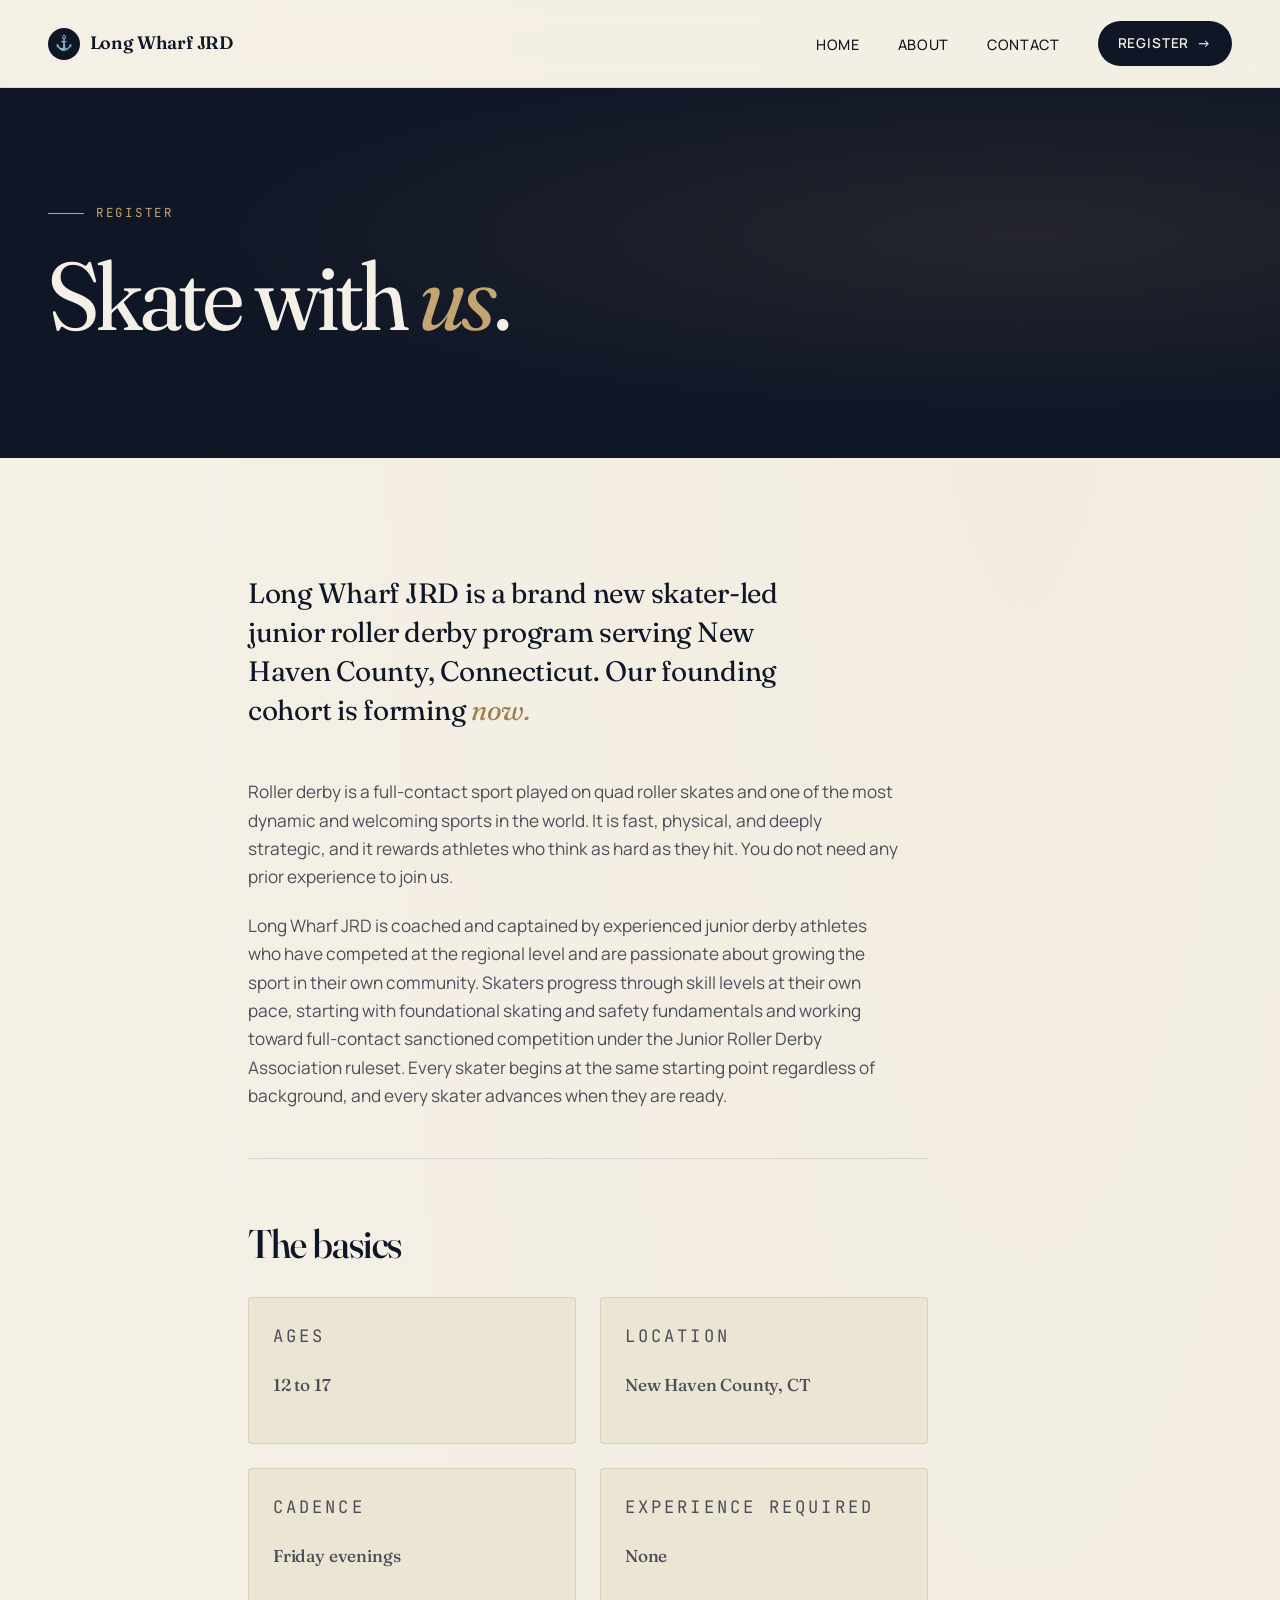
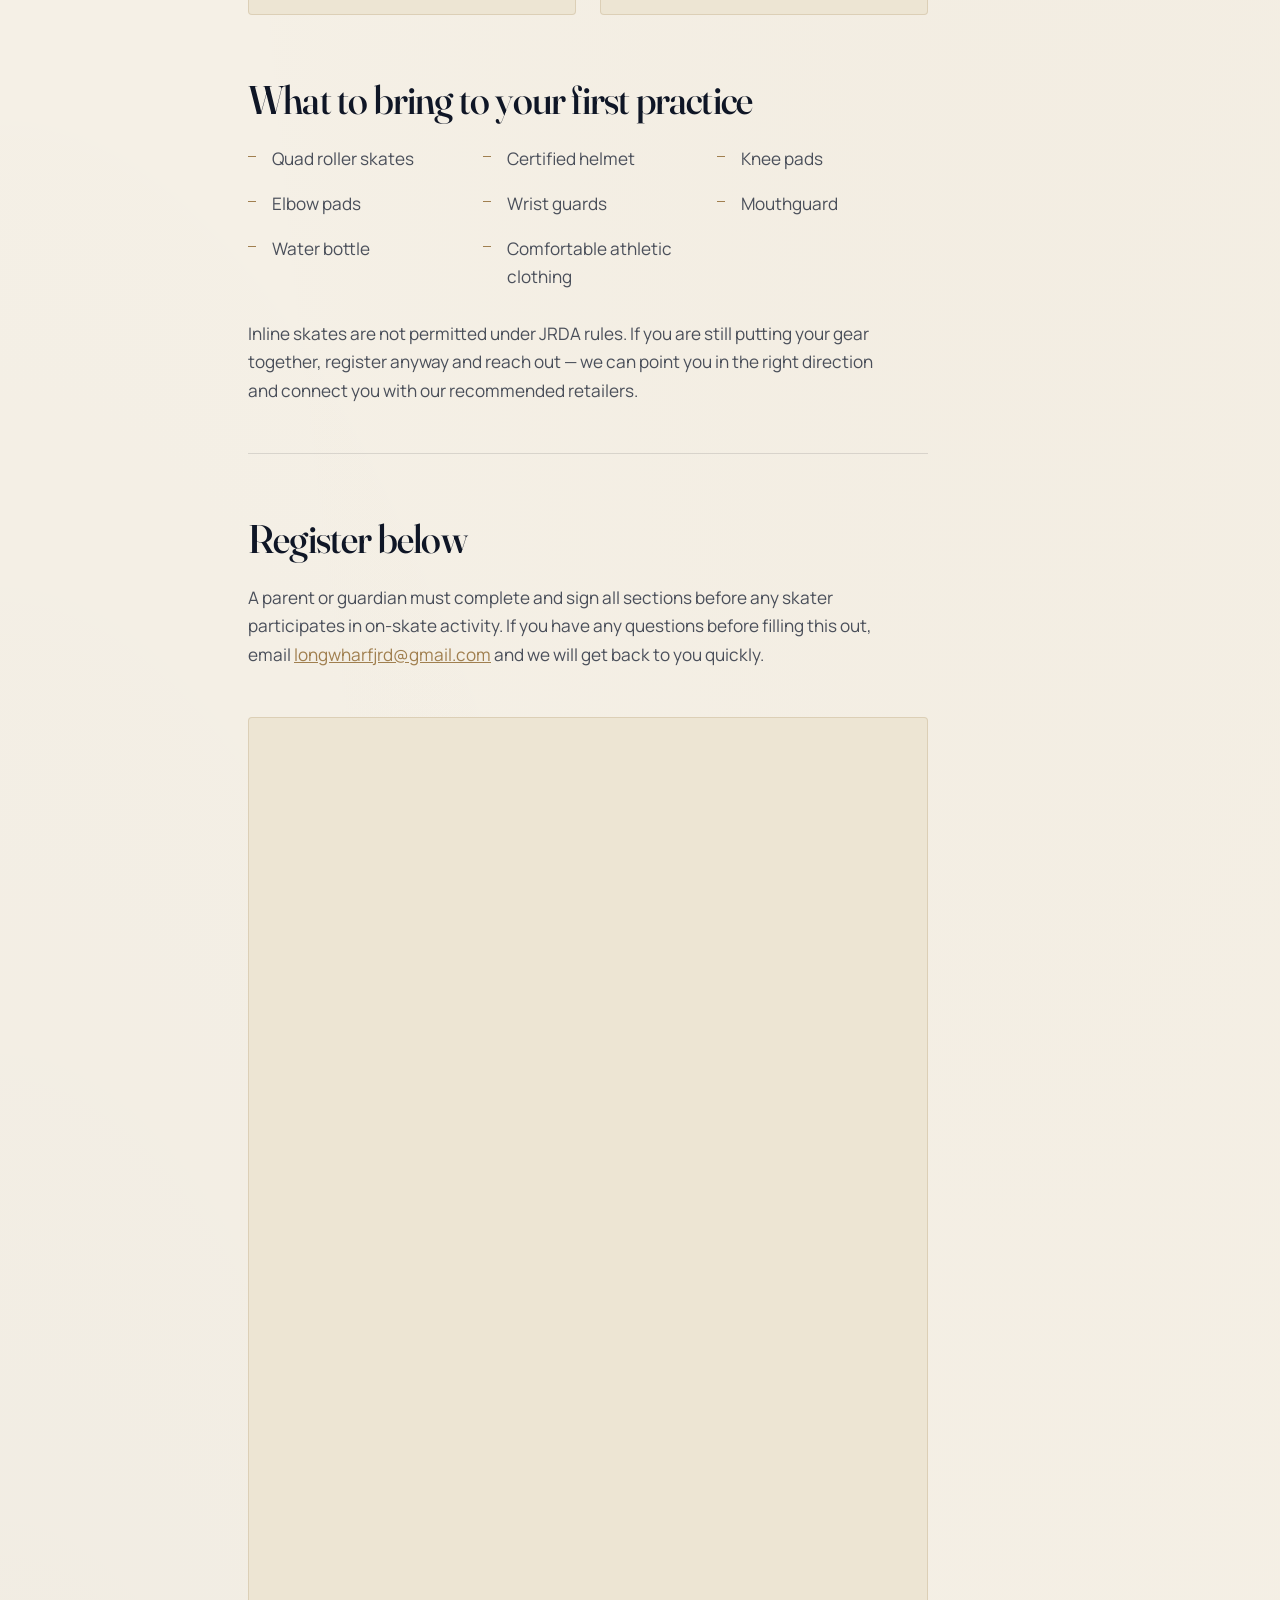
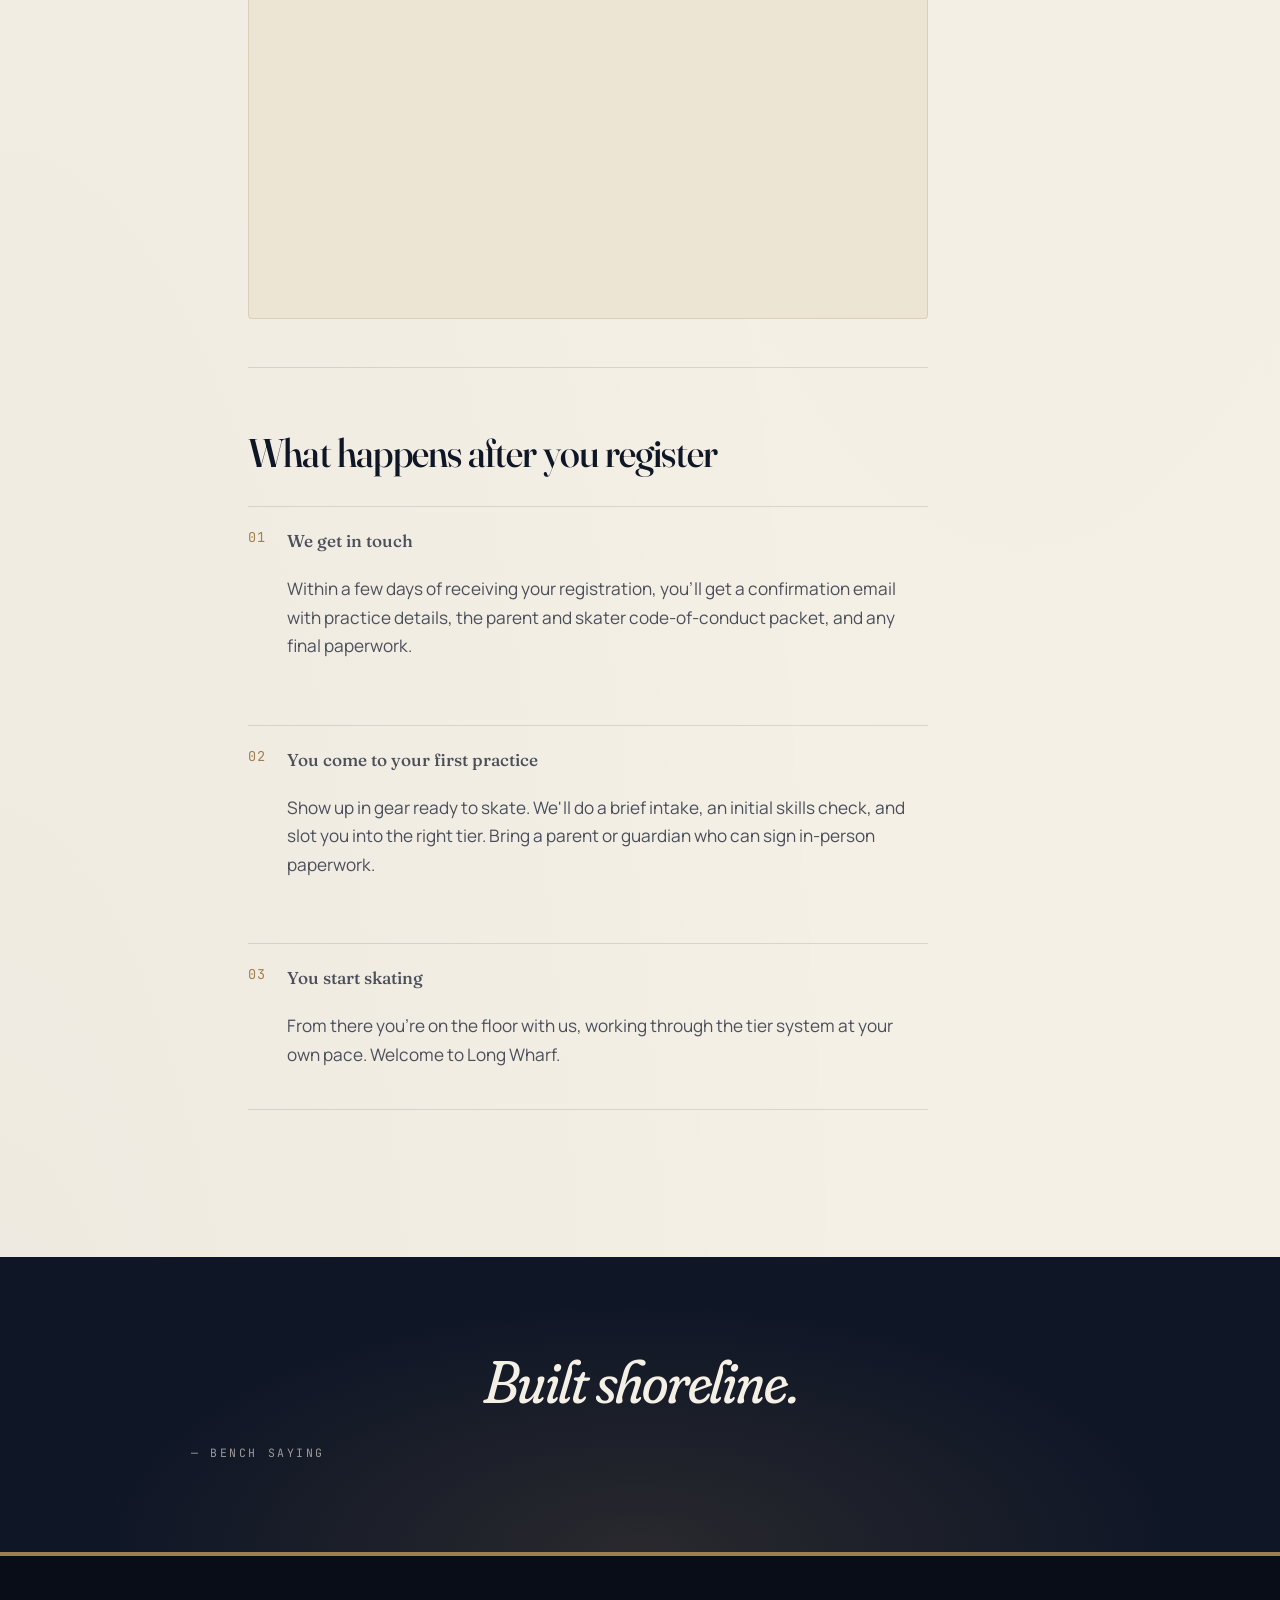
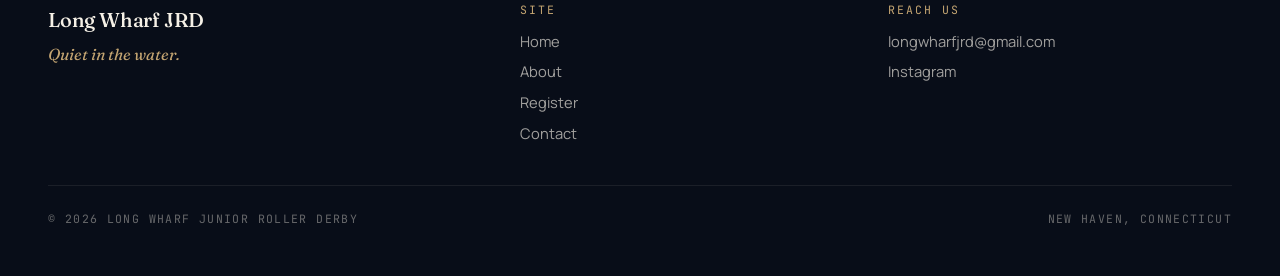
<file: register.html>
<!DOCTYPE html>
<html lang="en">
<head>
  <meta charset="UTF-8">
  <meta name="viewport" content="width=device-width, initial-scale=1.0">
  <title>Register — Long Wharf Junior Roller Derby</title>
  <meta name="description" content="Register for Long Wharf Junior Roller Derby. Ages 12 to 17. New Haven County, Connecticut.">

  <meta property="og:type" content="website">
  <meta property="og:title" content="Register for Long Wharf JRD">
  <meta property="og:description" content="Join our founding cohort. Ages 12 to 17. No prior derby experience required.">
  <meta property="og:image" content="assets/og-image.jpg">
  <meta property="og:url" content="https://longwharfjrd.com/register.html">
  <meta name="twitter:card" content="summary_large_image">

  <link rel="icon" type="image/png" href="assets/favicon.png">
  <link rel="preconnect" href="https://fonts.googleapis.com">
  <link rel="preconnect" href="https://fonts.gstatic.com" crossorigin>
  <link href="https://fonts.googleapis.com/css2?family=Fraunces:ital,opsz,wght,SOFT@0,9..144,400..600,0..100;1,9..144,400..600,0..100&family=JetBrains+Mono:wght@400;500&family=Manrope:wght@400;500;600;700&display=swap" rel="stylesheet">
  <link rel="stylesheet" href="css/style.css">
</head>
<body>

  <header class="nav" id="nav">
    <div class="container nav__inner">
      <a href="index.html" class="nav__brand">
        <span class="nav__brand-mark">⚓</span>
        <span>Long Wharf JRD</span>
      </a>
      <button class="nav__toggle" aria-label="Toggle menu" aria-expanded="false">
        <span></span><span></span><span></span>
      </button>
      <ul class="nav__list">
        <li><a href="index.html" class="nav__link">Home</a></li>
        <li><a href="about.html" class="nav__link">About</a></li>
        <li><a href="contact.html" class="nav__link">Contact</a></li>
        <li><a href="register.html" class="nav__cta">Register <span aria-hidden="true">→</span></a></li>
      </ul>
    </div>
  </header>

  <!-- ───────── PAGE HEADER ───────── -->
  <section class="page-header">
    <div class="container page-header__inner">
      <p class="page-header__eyebrow reveal">Register</p>
      <h1 class="page-header__title reveal reveal--delay-1">Skate with <em>us</em>.</h1>
    </div>
  </section>

  <!-- ───────── PROSE ───────── -->
  <section class="section">
    <div class="container-narrow">
      <article class="prose">

        <p class="lede">Long Wharf JRD is a brand new skater-led junior roller derby program serving New Haven County, Connecticut. Our founding cohort is forming <em>now.</em></p>

        <p>Roller derby is a full-contact sport played on quad roller skates and one of the most dynamic and welcoming sports in the world. It is fast, physical, and deeply strategic, and it rewards athletes who think as hard as they hit. You do not need any prior experience to join us.</p>

        <p>Long Wharf JRD is coached and captained by experienced junior derby athletes who have competed at the regional level and are passionate about growing the sport in their own community. Skaters progress through skill levels at their own pace, starting with foundational skating and safety fundamentals and working toward full-contact sanctioned competition under the Junior Roller Derby Association ruleset. Every skater begins at the same starting point regardless of background, and every skater advances when they are ready.</p>

        <hr class="divider">

        <h2>The basics</h2>
        <div class="register-info">
          <div class="register-info__item">
            <p class="register-info__label">Ages</p>
            <p class="register-info__value">12 to 17</p>
          </div>
          <div class="register-info__item">
            <p class="register-info__label">Location</p>
            <p class="register-info__value">New Haven County, CT</p>
          </div>
          <div class="register-info__item">
            <p class="register-info__label">Cadence</p>
            <p class="register-info__value">Friday evenings</p>
          </div>
          <div class="register-info__item">
            <p class="register-info__label">Experience required</p>
            <p class="register-info__value">None</p>
          </div>
        </div>

        <h2>What to bring to your first practice</h2>
        <ul class="gear-list">
          <li>Quad roller skates</li>
          <li>Certified helmet</li>
          <li>Knee pads</li>
          <li>Elbow pads</li>
          <li>Wrist guards</li>
          <li>Mouthguard</li>
          <li>Water bottle</li>
          <li>Comfortable athletic clothing</li>
        </ul>
        <p>Inline skates are not permitted under JRDA rules. If you are still putting your gear together, register anyway and reach out — we can point you in the right direction and connect you with our recommended retailers.</p>

        <hr class="divider">

        <h2>Register below</h2>
        <p>A parent or guardian must complete and sign all sections before any skater participates in on-skate activity. If you have any questions before filling this out, email <a href="mailto:longwharfjrd@gmail.com" style="color: var(--brass); text-decoration: underline;">longwharfjrd@gmail.com</a> and we will get back to you quickly.</p>

        <div class="form-embed">
          <!-- Replace src below with the actual Google Form embed URL -->
          <iframe
            src="https://docs.google.com/forms/d/e/1FAIpQLSf2LQxOTcr5g1Y9nL5XnRvjlKM8-iNmJzxGLC61pCh_TyjfFA/viewform?embedded=true"
            width="100%"
            height="1200"
            frameborder="0"
            marginheight="0"
            marginwidth="0"
            title="Long Wharf JRD Registration Form">
            Loading registration form…
          </iframe>
        </div>

        <hr class="divider">

        <h2>What happens after you register</h2>
        <div class="steps">
          <div class="step">
            <span class="step__num"></span>
            <div>
              <p class="step__title">We get in touch</p>
              <p class="step__body">Within a few days of receiving your registration, you'll get a confirmation email with practice details, the parent and skater code-of-conduct packet, and any final paperwork.</p>
            </div>
          </div>
          <div class="step">
            <span class="step__num"></span>
            <div>
              <p class="step__title">You come to your first practice</p>
              <p class="step__body">Show up in gear ready to skate. We'll do a brief intake, an initial skills check, and slot you into the right tier. Bring a parent or guardian who can sign in-person paperwork.</p>
            </div>
          </div>
          <div class="step">
            <span class="step__num"></span>
            <div>
              <p class="step__title">You start skating</p>
              <p class="step__body">From there you're on the floor with us, working through the tier system at your own pace. Welcome to Long Wharf.</p>
            </div>
          </div>
        </div>

      </article>
    </div>
  </section>

  <!-- ───────── BANNER ───────── -->
  <section class="banner">
    <div class="container banner__inner">
      <p class="banner__quote reveal">
        <em>Built shoreline.</em>
      </p>
      <p class="banner__cite reveal reveal--delay-1">— bench saying</p>
    </div>
  </section>

  <!-- ───────── FOOTER ───────── -->
  <footer class="footer">
    <div class="container">
      <div class="footer__inner">
        <div>
          <p class="footer__brand">Long Wharf JRD</p>
          <p class="footer__tagline">Quiet in the water.</p>
        </div>
        <div>
          <h5>Site</h5>
          <ul>
            <li><a href="index.html">Home</a></li>
            <li><a href="about.html">About</a></li>
            <li><a href="register.html">Register</a></li>
            <li><a href="contact.html">Contact</a></li>
          </ul>
        </div>
        <div>
          <h5>Reach us</h5>
          <ul>
            <li><a href="mailto:longwharfjrd@gmail.com">longwharfjrd@gmail.com</a></li>
            <li><a href="https://instagram.com/longwharfjrd" target="_blank" rel="noopener">Instagram</a></li>
          </ul>
        </div>
      </div>
      <div class="footer__bottom">
        <span>© <span data-year>2026</span> Long Wharf Junior Roller Derby</span>
        <span>New Haven, Connecticut</span>
      </div>
    </div>
  </footer>

  <script src="js/main.js"></script>
</body>
</html>
</file>
<file: css/style.css>
/* ═══════════════════════════════════════════════════════════
   LONG WHARF JUNIOR ROLLER DERBY
   stylesheet — refined editorial maritime
   ═══════════════════════════════════════════════════════════ */

/* ─── 1. RESET ─── */
*, *::before, *::after { box-sizing: border-box; margin: 0; padding: 0; }
html { scroll-behavior: smooth; -webkit-text-size-adjust: 100%; }
body { line-height: 1.5; -webkit-font-smoothing: antialiased; -moz-osx-font-smoothing: grayscale; }
img, picture, svg { display: block; max-width: 100%; }
button { font: inherit; cursor: pointer; background: none; border: none; color: inherit; }
a { color: inherit; text-decoration: none; }
ul, ol { list-style: none; }

/* ─── 2. TOKENS ─── */
:root {
  /* color */
  --navy: #0f1626;
  --navy-deep: #080d18;
  --navy-soft: #1a2238;
  --brass: #a07f4f;
  --brass-soft: #c4a572;
  --brass-pale: #e8dcc4;
  --paper: #f5f0e6;
  --paper-warm: #ede5d3;
  --ink: #14171f;
  --ink-soft: #4a4f5a;
  --ink-muted: #7a7f8a;
  --rust: #8b3a1f;
  --line: rgba(20, 23, 31, 0.12);
  --line-paper: rgba(160, 127, 79, 0.22);

  /* type */
  --font-display: "Fraunces", Georgia, serif;
  --font-body: "Manrope", -apple-system, BlinkMacSystemFont, sans-serif;
  --font-mono: "JetBrains Mono", "Courier New", monospace;

  /* scale */
  --space-1: 0.5rem;
  --space-2: 1rem;
  --space-3: 1.5rem;
  --space-4: 2rem;
  --space-5: 3rem;
  --space-6: 4rem;
  --space-7: 6rem;
  --space-8: 9rem;

  /* layout */
  --container: 1280px;
  --container-narrow: 880px;
  --header-h: 88px;

  /* timing */
  --ease: cubic-bezier(0.32, 0.72, 0, 1);
}

/* ─── 3. BASE TYPOGRAPHY ─── */
body {
  font-family: var(--font-body);
  font-size: 17px;
  font-weight: 400;
  line-height: 1.6;
  color: var(--ink);
  background: var(--paper);
  background-image:
    radial-gradient(at 80% 0%, rgba(160, 127, 79, 0.04) 0%, transparent 60%),
    radial-gradient(at 0% 100%, rgba(15, 22, 38, 0.03) 0%, transparent 50%);
  min-height: 100vh;
}

h1, h2, h3, h4, h5, h6 {
  font-family: var(--font-display);
  font-weight: 500;
  line-height: 1.05;
  letter-spacing: -0.02em;
  color: var(--navy);
  font-variation-settings: "opsz" 144, "SOFT" 0;
}

h1 { font-size: clamp(2.75rem, 7vw, 5.5rem); font-weight: 400; }
h2 { font-size: clamp(2rem, 4.5vw, 3.25rem); font-weight: 500; }
h3 { font-size: clamp(1.4rem, 2.5vw, 1.85rem); font-weight: 600; }
h4 { font-size: 1.125rem; font-weight: 600; letter-spacing: 0.02em; }

p { max-width: 60ch; }
.lead { font-size: 1.25rem; line-height: 1.55; color: var(--ink); }
em, i { font-style: italic; }

::selection { background: var(--navy); color: var(--brass-soft); }

/* ─── 4. LAYOUT ─── */
.container { width: 100%; max-width: var(--container); margin-inline: auto; padding-inline: clamp(1.25rem, 4vw, 3rem); }
.container-narrow { width: 100%; max-width: var(--container-narrow); margin-inline: auto; padding-inline: clamp(1.25rem, 4vw, 3rem); }
.section { padding-block: clamp(4rem, 9vw, 7.5rem); position: relative; }
.section--tight { padding-block: clamp(2.5rem, 5vw, 4.5rem); }

/* ─── 5. NAV ─── */
.nav {
  position: sticky;
  top: 0;
  z-index: 50;
  background: rgba(245, 240, 230, 0.82);
  backdrop-filter: saturate(140%) blur(12px);
  -webkit-backdrop-filter: saturate(140%) blur(12px);
  border-bottom: 1px solid var(--line-paper);
  height: var(--header-h);
}
.nav__inner {
  height: 100%;
  display: flex;
  align-items: center;
  justify-content: space-between;
  gap: var(--space-3);
}
.nav__brand {
  font-family: var(--font-display);
  font-weight: 600;
  font-size: 1.125rem;
  letter-spacing: -0.01em;
  color: var(--navy);
  display: flex;
  align-items: center;
  gap: 0.6rem;
}
.nav__brand-mark {
  display: inline-block;
  width: 32px;
  height: 32px;
  background: var(--navy);
  color: var(--brass-soft);
  border-radius: 50%;
  font-family: var(--font-display);
  font-weight: 600;
  font-size: 0.9rem;
  display: flex;
  align-items: center;
  justify-content: center;
  letter-spacing: 0;
}
.nav__list {
  display: flex;
  gap: clamp(1rem, 3vw, 2.5rem);
  align-items: center;
}
.nav__link {
  font-family: var(--font-body);
  font-size: 0.9rem;
  font-weight: 500;
  letter-spacing: 0.04em;
  text-transform: uppercase;
  color: var(--ink);
  position: relative;
  padding-block: 0.25rem;
  transition: color 200ms var(--ease);
}
.nav__link::after {
  content: "";
  position: absolute;
  left: 0;
  right: 0;
  bottom: -2px;
  height: 1px;
  background: var(--navy);
  transform: scaleX(0);
  transform-origin: left;
  transition: transform 240ms var(--ease);
}
.nav__link:hover { color: var(--navy); }
.nav__link:hover::after { transform: scaleX(1); }
.nav__link.is-active { color: var(--navy); }
.nav__link.is-active::after { transform: scaleX(1); }
.nav__cta {
  display: inline-flex;
  align-items: center;
  gap: 0.5rem;
  font-family: var(--font-body);
  font-size: 0.85rem;
  font-weight: 600;
  letter-spacing: 0.06em;
  text-transform: uppercase;
  background: var(--navy);
  color: var(--paper);
  padding: 0.7rem 1.25rem;
  border-radius: 999px;
  transition: background 200ms var(--ease), transform 200ms var(--ease);
}
.nav__cta:hover { background: var(--navy-deep); transform: translateY(-1px); }
.nav__toggle {
  display: none;
  width: 44px;
  height: 44px;
  position: relative;
}
.nav__toggle span {
  display: block;
  position: absolute;
  left: 12px;
  right: 12px;
  height: 1.5px;
  background: var(--navy);
  transition: transform 240ms var(--ease), opacity 240ms var(--ease), top 240ms var(--ease);
}
.nav__toggle span:nth-child(1) { top: 16px; }
.nav__toggle span:nth-child(2) { top: 22px; }
.nav__toggle span:nth-child(3) { top: 28px; }
.nav.is-open .nav__toggle span:nth-child(1) { top: 22px; transform: rotate(45deg); }
.nav.is-open .nav__toggle span:nth-child(2) { opacity: 0; }
.nav.is-open .nav__toggle span:nth-child(3) { top: 22px; transform: rotate(-45deg); }

/* ─── 6. HERO ─── */
.hero {
  position: relative;
  min-height: calc(100vh - var(--header-h));
  display: flex;
  align-items: center;
  background: var(--navy);
  color: var(--paper);
  overflow: hidden;
  isolation: isolate;
}
.hero::before {
  content: "";
  position: absolute;
  inset: 0;
  background:
    radial-gradient(ellipse at 20% 80%, rgba(160, 127, 79, 0.25) 0%, transparent 55%),
    radial-gradient(ellipse at 90% 0%, rgba(160, 127, 79, 0.12) 0%, transparent 50%);
  z-index: -1;
}
.hero::after {
  content: "";
  position: absolute;
  inset: 0;
  background-image:
    repeating-linear-gradient(
      0deg,
      transparent 0,
      transparent 3px,
      rgba(160, 127, 79, 0.025) 3px,
      rgba(160, 127, 79, 0.025) 4px
    );
  pointer-events: none;
  z-index: -1;
}
.hero__inner {
  position: relative;
  width: 100%;
  display: grid;
  gap: clamp(2rem, 5vw, 4rem);
  padding-block: clamp(4rem, 8vw, 8rem);
}
.hero__eyebrow {
  font-family: var(--font-mono);
  font-size: 0.78rem;
  font-weight: 400;
  letter-spacing: 0.22em;
  text-transform: uppercase;
  color: var(--brass-soft);
  display: flex;
  align-items: center;
  gap: 0.75rem;
}
.hero__eyebrow::before {
  content: "";
  width: 36px;
  height: 1px;
  background: var(--brass-soft);
  flex-shrink: 0;
}
.hero__slogan {
  font-family: var(--font-display);
  font-weight: 400;
  font-style: italic;
  font-size: clamp(3.5rem, 11vw, 8.5rem);
  line-height: 0.95;
  letter-spacing: -0.035em;
  color: var(--paper);
  font-variation-settings: "opsz" 144, "SOFT" 100;
}
.hero__slogan strong {
  font-weight: 600;
  font-style: normal;
  color: var(--brass-soft);
  display: block;
}
.hero__sub {
  font-size: clamp(1.05rem, 1.4vw, 1.2rem);
  max-width: 48ch;
  color: rgba(245, 240, 230, 0.82);
  line-height: 1.55;
}
.hero__actions {
  display: flex;
  flex-wrap: wrap;
  gap: 1rem 1.5rem;
  align-items: center;
}
.hero__meta {
  position: absolute;
  bottom: clamp(1.5rem, 4vw, 3rem);
  left: clamp(1.25rem, 4vw, 3rem);
  right: clamp(1.25rem, 4vw, 3rem);
  display: flex;
  justify-content: space-between;
  align-items: end;
  gap: 1rem;
  font-family: var(--font-mono);
  font-size: 0.72rem;
  letter-spacing: 0.18em;
  text-transform: uppercase;
  color: rgba(245, 240, 230, 0.55);
}
.hero__meta span { white-space: nowrap; }

/* ─── 7. BUTTONS ─── */
.btn {
  display: inline-flex;
  align-items: center;
  gap: 0.65rem;
  font-family: var(--font-body);
  font-size: 0.92rem;
  font-weight: 600;
  letter-spacing: 0.05em;
  text-transform: uppercase;
  padding: 1rem 1.75rem;
  border-radius: 999px;
  transition: transform 200ms var(--ease), background 200ms var(--ease), color 200ms var(--ease);
  white-space: nowrap;
}
.btn--primary {
  background: var(--brass);
  color: var(--navy);
}
.btn--primary:hover { background: var(--brass-soft); transform: translateY(-2px); }
.btn--ghost {
  background: transparent;
  color: var(--paper);
  border: 1px solid rgba(245, 240, 230, 0.35);
}
.btn--ghost:hover { background: rgba(245, 240, 230, 0.08); border-color: rgba(245, 240, 230, 0.6); }
.btn--dark {
  background: var(--navy);
  color: var(--paper);
}
.btn--dark:hover { background: var(--navy-deep); transform: translateY(-2px); }
.btn__arrow {
  display: inline-block;
  transition: transform 240ms var(--ease);
}
.btn:hover .btn__arrow { transform: translateX(4px); }

/* ─── 8. SECTIONS ─── */
.section-eyebrow {
  font-family: var(--font-mono);
  font-size: 0.75rem;
  font-weight: 400;
  letter-spacing: 0.22em;
  text-transform: uppercase;
  color: var(--brass);
  display: flex;
  align-items: center;
  gap: 0.75rem;
  margin-bottom: var(--space-3);
}
.section-eyebrow::before {
  content: "";
  width: 28px;
  height: 1px;
  background: var(--brass);
}
.section-title {
  font-family: var(--font-display);
  font-weight: 400;
  font-size: clamp(2.25rem, 5vw, 3.5rem);
  line-height: 1.05;
  letter-spacing: -0.025em;
  color: var(--navy);
  margin-bottom: var(--space-4);
  max-width: 22ch;
}
.section-title em {
  font-style: italic;
  color: var(--brass);
  font-weight: 400;
}

/* ─── 9. INTRO BLOCK (home) ─── */
.intro {
  position: relative;
  background: var(--paper);
}
.intro__grid {
  display: grid;
  grid-template-columns: 1fr;
  gap: var(--space-6);
  align-items: start;
}
@media (min-width: 900px) {
  .intro__grid { grid-template-columns: 1fr 1.4fr; gap: var(--space-7); }
}
.intro__heading {
  font-family: var(--font-display);
  font-size: clamp(2rem, 4vw, 3rem);
  font-weight: 400;
  line-height: 1.05;
  letter-spacing: -0.025em;
  color: var(--navy);
}
.intro__heading em {
  font-style: italic;
  color: var(--brass);
}
.intro__body { font-size: 1.1rem; line-height: 1.65; color: var(--ink-soft); }
.intro__body p + p { margin-top: 1.25rem; }

/* ─── 10. PILLARS ─── */
.pillars { background: var(--paper-warm); border-block: 1px solid var(--line-paper); }
.pillars__grid {
  display: grid;
  grid-template-columns: repeat(auto-fit, minmax(220px, 1fr));
  gap: clamp(2rem, 4vw, 3rem);
}
.pillar {
  display: flex;
  flex-direction: column;
  gap: 0.75rem;
  padding-top: 1.5rem;
  border-top: 1px solid var(--line-paper);
  position: relative;
}
.pillar__num {
  font-family: var(--font-mono);
  font-size: 0.78rem;
  letter-spacing: 0.18em;
  color: var(--brass);
}
.pillar__title {
  font-family: var(--font-display);
  font-size: 1.5rem;
  font-weight: 500;
  line-height: 1.1;
  letter-spacing: -0.015em;
  color: var(--navy);
}
.pillar__body {
  font-size: 0.98rem;
  line-height: 1.55;
  color: var(--ink-soft);
}

/* ─── 11. BANNER (full-width slogan band) ─── */
.banner {
  background: var(--navy);
  color: var(--paper);
  position: relative;
  overflow: hidden;
  isolation: isolate;
}
.banner::before {
  content: "";
  position: absolute;
  inset: 0;
  background: radial-gradient(ellipse at 50% 100%, rgba(160, 127, 79, 0.18) 0%, transparent 60%);
  z-index: -1;
}
.banner__inner {
  padding-block: clamp(4rem, 7vw, 6rem);
  text-align: center;
}
.banner__quote {
  font-family: var(--font-display);
  font-style: italic;
  font-weight: 400;
  font-size: clamp(2rem, 5vw, 3.75rem);
  line-height: 1.15;
  letter-spacing: -0.02em;
  max-width: 22ch;
  margin: 0 auto;
  color: var(--paper);
  font-variation-settings: "opsz" 144, "SOFT" 100;
}
.banner__quote strong {
  font-weight: 600;
  font-style: normal;
  color: var(--brass-soft);
}
.banner__cite {
  font-family: var(--font-mono);
  font-size: 0.72rem;
  letter-spacing: 0.22em;
  text-transform: uppercase;
  color: rgba(245, 240, 230, 0.6);
  margin-top: 1.75rem;
}

/* ─── 12. CTA BLOCK ─── */
.cta {
  background: var(--paper);
}
.cta__inner {
  display: flex;
  flex-direction: column;
  gap: var(--space-4);
  align-items: center;
  text-align: center;
}
.cta__title {
  font-family: var(--font-display);
  font-size: clamp(2rem, 4.5vw, 3.25rem);
  font-weight: 400;
  letter-spacing: -0.025em;
  color: var(--navy);
  max-width: 18ch;
}
.cta__title em { font-style: italic; color: var(--brass); }
.cta__body {
  font-size: 1.05rem;
  color: var(--ink-soft);
  max-width: 50ch;
  line-height: 1.6;
}
.cta__actions {
  display: flex;
  flex-wrap: wrap;
  gap: 1rem;
  justify-content: center;
  margin-top: var(--space-2);
}

/* ─── 13. PAGE HEADER (subpages) ─── */
.page-header {
  background: var(--navy);
  color: var(--paper);
  position: relative;
  overflow: hidden;
  isolation: isolate;
}
.page-header::before {
  content: "";
  position: absolute;
  inset: 0;
  background: radial-gradient(ellipse at 80% 40%, rgba(160, 127, 79, 0.15) 0%, transparent 60%);
  z-index: -1;
}
.page-header__inner {
  padding-block: clamp(5rem, 9vw, 8rem);
}
.page-header__eyebrow {
  font-family: var(--font-mono);
  font-size: 0.78rem;
  letter-spacing: 0.22em;
  text-transform: uppercase;
  color: var(--brass-soft);
  display: flex;
  align-items: center;
  gap: 0.75rem;
  margin-bottom: var(--space-3);
}
.page-header__eyebrow::before {
  content: "";
  width: 36px;
  height: 1px;
  background: var(--brass-soft);
}
.page-header__title {
  font-family: var(--font-display);
  font-weight: 400;
  font-size: clamp(3rem, 8vw, 6rem);
  line-height: 1;
  letter-spacing: -0.03em;
  color: var(--paper);
  font-variation-settings: "opsz" 144, "SOFT" 50;
  max-width: 16ch;
}
.page-header__title em {
  font-style: italic;
  color: var(--brass-soft);
}

/* ─── 14. PROSE (about, register) ─── */
.prose {
  max-width: 68ch;
}
.prose h2 {
  margin-top: var(--space-6);
  margin-bottom: var(--space-3);
  font-size: clamp(1.75rem, 3.5vw, 2.5rem);
}
.prose h2:first-child { margin-top: 0; }
.prose h3 {
  margin-top: var(--space-4);
  margin-bottom: var(--space-2);
  font-size: 1.35rem;
  font-weight: 600;
  color: var(--navy);
}
.prose p {
  font-size: 1.075rem;
  line-height: 1.65;
  color: var(--ink-soft);
  margin-bottom: 1.25rem;
  max-width: 65ch;
}
.prose p strong { color: var(--ink); font-weight: 600; }
.prose ul {
  margin-block: 1.25rem;
  padding-left: 0;
}
.prose ul li {
  font-size: 1.075rem;
  line-height: 1.6;
  color: var(--ink-soft);
  padding-left: 1.5rem;
  margin-bottom: 0.6rem;
  position: relative;
}
.prose ul li::before {
  content: "";
  position: absolute;
  left: 0;
  top: 0.65em;
  width: 8px;
  height: 1px;
  background: var(--brass);
}
.prose .lede {
  font-family: var(--font-display);
  font-weight: 400;
  font-size: clamp(1.4rem, 2.4vw, 1.75rem);
  line-height: 1.4;
  letter-spacing: -0.01em;
  color: var(--navy);
  margin-bottom: var(--space-5);
  max-width: 32ch;
}
.prose .lede em { font-style: italic; color: var(--brass); }

.divider {
  height: 1px;
  background: var(--line);
  border: 0;
  margin-block: var(--space-5);
}

/* ─── 15. TEAMS GRID (about) ─── */
.teams {
  display: grid;
  grid-template-columns: 1fr;
  gap: var(--space-3);
  margin-block: var(--space-4);
}
@media (min-width: 760px) { .teams { grid-template-columns: repeat(2, 1fr); } }
.team {
  padding: var(--space-3);
  background: var(--paper-warm);
  border: 1px solid var(--line-paper);
  border-radius: 4px;
  display: flex;
  flex-direction: column;
  gap: 0.5rem;
}
.team__tier {
  font-family: var(--font-mono);
  font-size: 0.72rem;
  letter-spacing: 0.18em;
  text-transform: uppercase;
  color: var(--brass);
}
.team__name {
  font-family: var(--font-display);
  font-size: 1.4rem;
  font-weight: 500;
  line-height: 1.1;
  letter-spacing: -0.01em;
  color: var(--navy);
}
.team__desc {
  font-size: 0.95rem;
  line-height: 1.5;
  color: var(--ink-soft);
}

/* ─── 16. CODE STRIP (truncated codes on about page) ─── */
.code-strip {
  display: grid;
  gap: var(--space-3);
  margin-block: var(--space-4);
}
.code-strip__item {
  display: grid;
  grid-template-columns: auto 1fr;
  gap: 1.25rem;
  padding-block: 1rem;
  border-bottom: 1px solid var(--line);
}
.code-strip__item:first-child { border-top: 1px solid var(--line); padding-top: 1.5rem; }
.code-strip__letter {
  font-family: var(--font-display);
  font-size: 2rem;
  font-weight: 400;
  font-style: italic;
  line-height: 1;
  color: var(--brass);
  width: 1.5em;
}
.code-strip__text strong {
  display: block;
  font-family: var(--font-body);
  font-size: 0.78rem;
  font-weight: 600;
  letter-spacing: 0.12em;
  text-transform: uppercase;
  color: var(--navy);
  margin-bottom: 0.35rem;
}
.code-strip__text p {
  font-size: 0.98rem;
  line-height: 1.55;
  color: var(--ink-soft);
}

/* ─── 17. REGISTER PAGE ─── */
.register-info {
  display: grid;
  gap: var(--space-3);
  grid-template-columns: 1fr;
  margin-block: var(--space-4);
}
@media (min-width: 760px) { .register-info { grid-template-columns: repeat(2, 1fr); } }
.register-info__item {
  padding: var(--space-3);
  background: var(--paper-warm);
  border: 1px solid var(--line-paper);
  border-radius: 4px;
}
.register-info__label {
  font-family: var(--font-mono);
  font-size: 0.72rem;
  letter-spacing: 0.18em;
  text-transform: uppercase;
  color: var(--brass);
  margin-bottom: 0.6rem;
}
.register-info__value {
  font-family: var(--font-display);
  font-size: 1.25rem;
  font-weight: 500;
  color: var(--navy);
  line-height: 1.2;
  letter-spacing: -0.01em;
}
.gear-list {
  list-style: none;
  display: grid;
  grid-template-columns: repeat(auto-fit, minmax(180px, 1fr));
  gap: 0.5rem 1.5rem;
  margin-block: var(--space-3);
}
.gear-list li {
  font-size: 0.98rem;
  color: var(--ink);
  padding-left: 1.5rem;
  position: relative;
}
.gear-list li::before {
  content: "▪";
  position: absolute;
  left: 0;
  color: var(--brass);
}

.form-embed {
  margin-block: var(--space-5);
  background: var(--paper-warm);
  border: 1px solid var(--line-paper);
  border-radius: 4px;
  overflow: hidden;
}
.form-embed iframe {
  display: block;
  width: 100%;
  border: 0;
}

.steps {
  counter-reset: step;
  display: grid;
  gap: var(--space-3);
  margin-block: var(--space-4);
}
.step {
  display: grid;
  grid-template-columns: auto 1fr;
  gap: 1.25rem;
  padding-block: 1.25rem;
  border-top: 1px solid var(--line);
}
.step:last-child { border-bottom: 1px solid var(--line); }
.step__num {
  counter-increment: step;
  font-family: var(--font-mono);
  font-size: 0.85rem;
  letter-spacing: 0.1em;
  color: var(--brass);
}
.step__num::before { content: "0" counter(step); }
.step__title {
  font-family: var(--font-display);
  font-size: 1.2rem;
  font-weight: 500;
  color: var(--navy);
  margin-bottom: 0.25rem;
}
.step__body { font-size: 0.98rem; line-height: 1.55; color: var(--ink-soft); }

/* ─── 18. CONTACT PAGE ─── */
.contact-block {
  display: grid;
  gap: var(--space-4);
  margin-block: var(--space-5);
}
@media (min-width: 760px) { .contact-block { grid-template-columns: repeat(2, 1fr); } }
.contact-card {
  padding: var(--space-4);
  background: var(--paper-warm);
  border: 1px solid var(--line-paper);
  border-radius: 4px;
  display: flex;
  flex-direction: column;
  gap: 0.75rem;
}
.contact-card__label {
  font-family: var(--font-mono);
  font-size: 0.72rem;
  letter-spacing: 0.22em;
  text-transform: uppercase;
  color: var(--brass);
}
.contact-card__value {
  font-family: var(--font-display);
  font-size: clamp(1.5rem, 3vw, 2rem);
  font-weight: 500;
  color: var(--navy);
  line-height: 1.15;
  letter-spacing: -0.015em;
  word-break: break-word;
}
.contact-card__value a { transition: color 200ms var(--ease); }
.contact-card__value a:hover { color: var(--brass); }
.contact-card__note {
  font-size: 0.92rem;
  line-height: 1.5;
  color: var(--ink-muted);
}

/* ─── 19. 404 ─── */
.notfound {
  min-height: calc(100vh - var(--header-h));
  display: flex;
  align-items: center;
  background: var(--navy);
  color: var(--paper);
  position: relative;
  overflow: hidden;
}
.notfound::before {
  content: "";
  position: absolute;
  inset: 0;
  background: radial-gradient(ellipse at 50% 50%, rgba(160, 127, 79, 0.15) 0%, transparent 60%);
}
.notfound__inner {
  position: relative;
  text-align: center;
  display: flex;
  flex-direction: column;
  gap: var(--space-3);
  align-items: center;
}
.notfound__num {
  font-family: var(--font-display);
  font-size: clamp(7rem, 22vw, 16rem);
  font-weight: 400;
  font-style: italic;
  line-height: 0.85;
  color: var(--brass-soft);
  font-variation-settings: "opsz" 144, "SOFT" 100;
}
.notfound__title {
  font-family: var(--font-display);
  font-size: clamp(1.5rem, 3vw, 2rem);
  font-weight: 400;
  color: var(--paper);
}
.notfound__body {
  font-size: 1rem;
  color: rgba(245, 240, 230, 0.7);
  max-width: 36ch;
}

/* ─── 20. FOOTER ─── */
.footer {
  background: var(--navy-deep);
  color: rgba(245, 240, 230, 0.65);
  padding-block: var(--space-5);
  border-top: 4px solid var(--brass);
}
.footer__inner {
  display: grid;
  gap: var(--space-3);
  grid-template-columns: 1fr;
  align-items: start;
}
@media (min-width: 720px) { .footer__inner { grid-template-columns: 1.3fr 1fr 1fr; } }
.footer__brand {
  font-family: var(--font-display);
  font-size: 1.25rem;
  font-weight: 500;
  color: var(--paper);
  letter-spacing: -0.01em;
}
.footer__tagline {
  font-family: var(--font-display);
  font-style: italic;
  font-size: 1rem;
  color: var(--brass-soft);
  margin-top: 0.4rem;
}
.footer h5 {
  font-family: var(--font-mono);
  font-size: 0.72rem;
  letter-spacing: 0.18em;
  text-transform: uppercase;
  color: var(--brass-soft);
  font-weight: 400;
  margin-bottom: 0.85rem;
}
.footer ul li { margin-bottom: 0.45rem; font-size: 0.92rem; }
.footer ul li a:hover { color: var(--paper); }
.footer__bottom {
  margin-top: var(--space-4);
  padding-top: var(--space-3);
  border-top: 1px solid rgba(245, 240, 230, 0.08);
  display: flex;
  flex-wrap: wrap;
  justify-content: space-between;
  gap: 1rem;
  font-family: var(--font-mono);
  font-size: 0.72rem;
  letter-spacing: 0.12em;
  text-transform: uppercase;
  color: rgba(245, 240, 230, 0.4);
}

/* ─── 21. REVEAL ANIMATION ─── */
.reveal {
  opacity: 0;
  transform: translateY(24px);
  transition: opacity 800ms var(--ease), transform 800ms var(--ease);
}
.reveal.is-visible {
  opacity: 1;
  transform: translateY(0);
}
.reveal--delay-1 { transition-delay: 100ms; }
.reveal--delay-2 { transition-delay: 200ms; }
.reveal--delay-3 { transition-delay: 300ms; }
.reveal--delay-4 { transition-delay: 400ms; }

@media (prefers-reduced-motion: reduce) {
  *, *::before, *::after { animation-duration: 0.01ms !important; transition-duration: 0.01ms !important; }
  .reveal { opacity: 1; transform: none; }
}

/* ─── 22. RESPONSIVE NAV ─── */
@media (max-width: 760px) {
  :root { --header-h: 72px; }
  .nav__list {
    position: fixed;
    inset: var(--header-h) 0 0 0;
    background: var(--paper);
    flex-direction: column;
    align-items: stretch;
    padding: var(--space-4) var(--space-3);
    gap: 0;
    transform: translateX(100%);
    transition: transform 320ms var(--ease);
    z-index: 49;
    border-top: 1px solid var(--line-paper);
  }
  .nav.is-open .nav__list { transform: translateX(0); }
  .nav__list li { border-bottom: 1px solid var(--line-paper); }
  .nav__link {
    display: block;
    padding-block: 1.25rem;
    font-size: 1.05rem;
  }
  .nav__cta { margin-top: var(--space-3); justify-content: center; }
  .nav__toggle { display: block; }
  .hero__meta { font-size: 0.65rem; flex-direction: column; align-items: start; gap: 0.5rem; }
}
</file>
